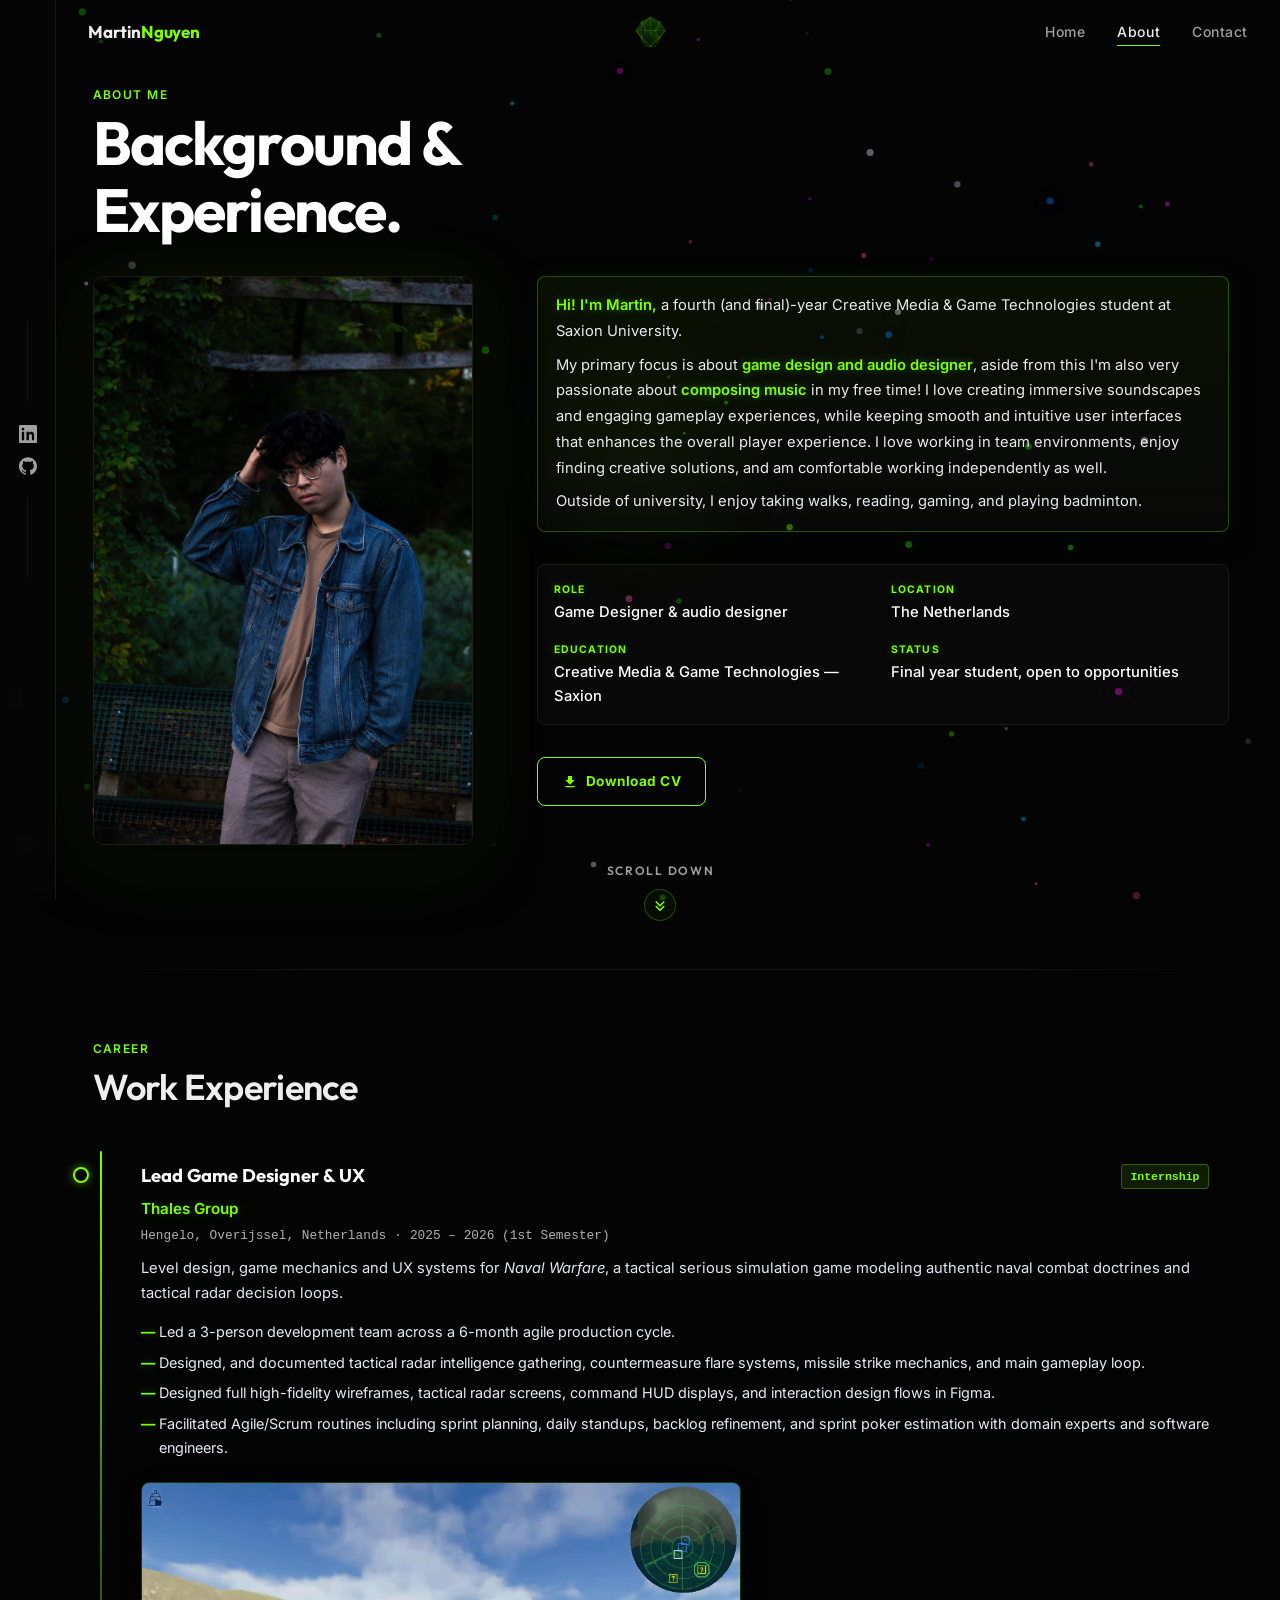
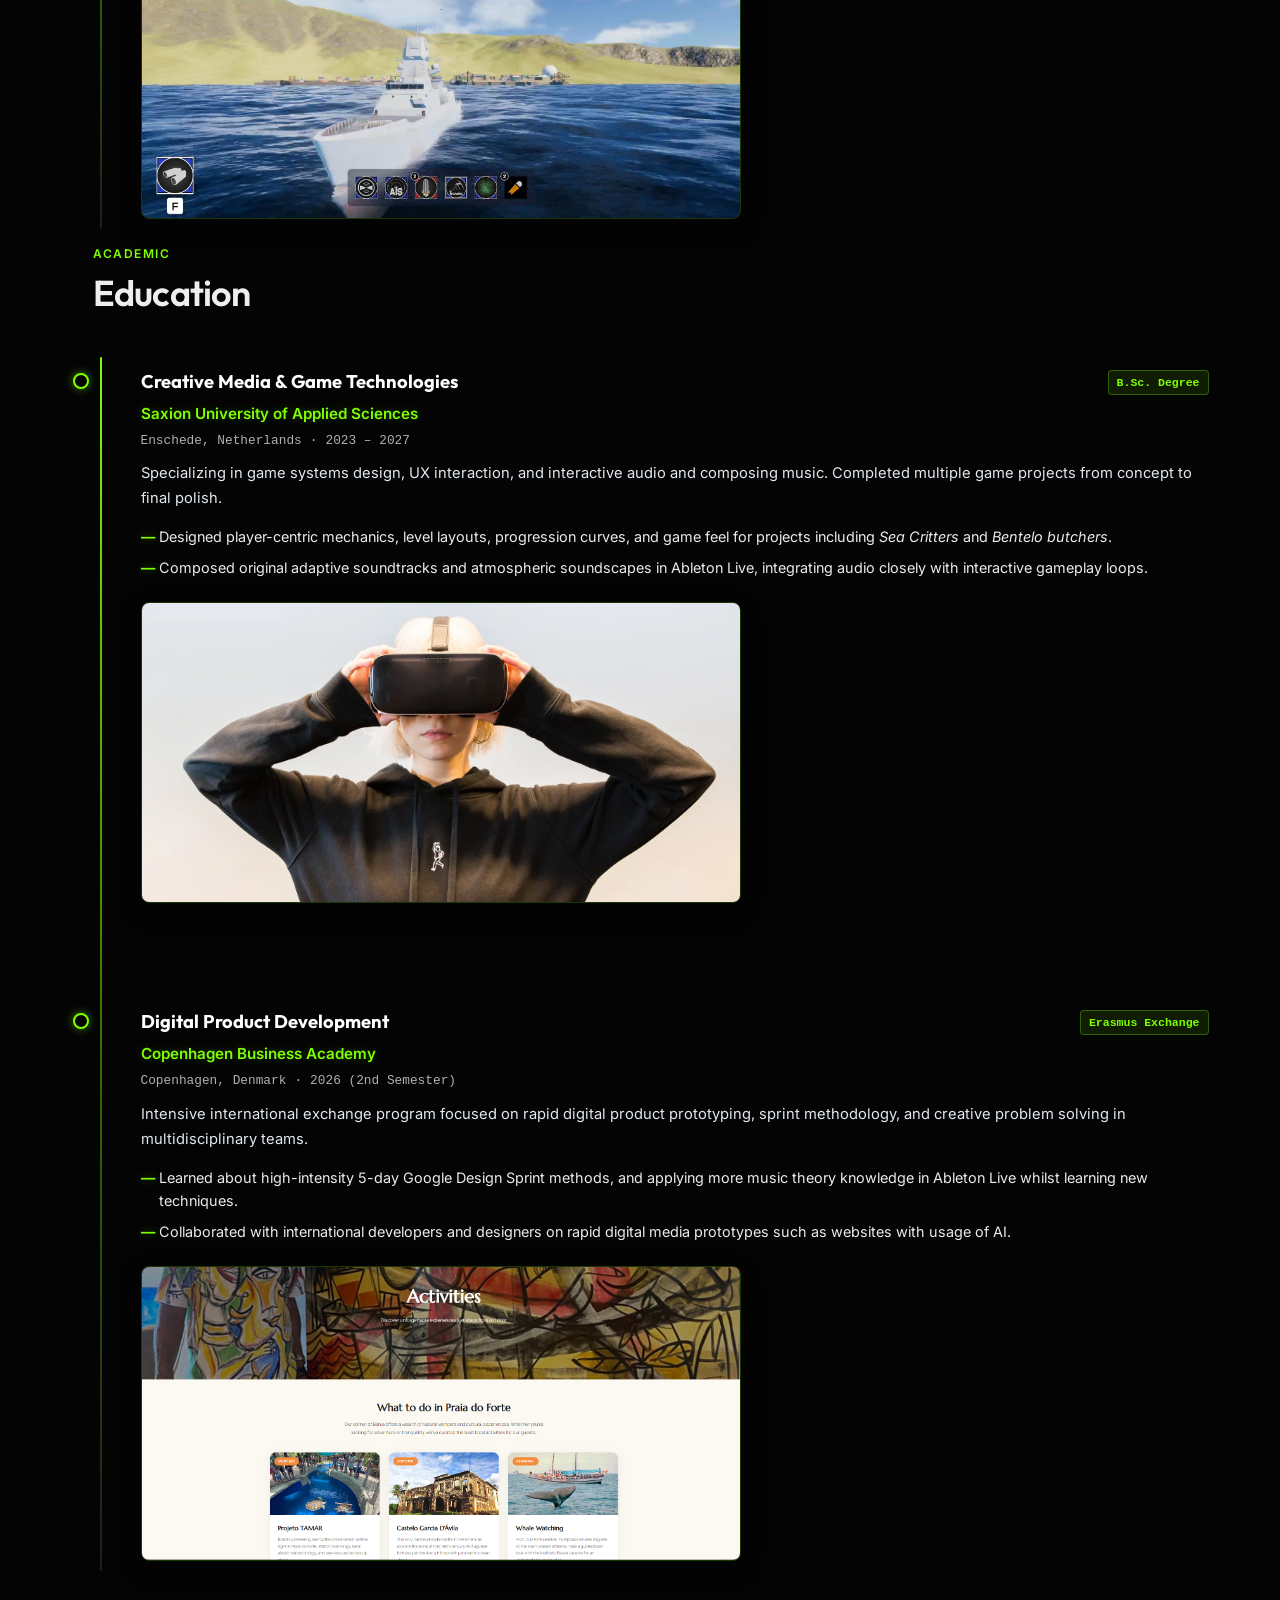
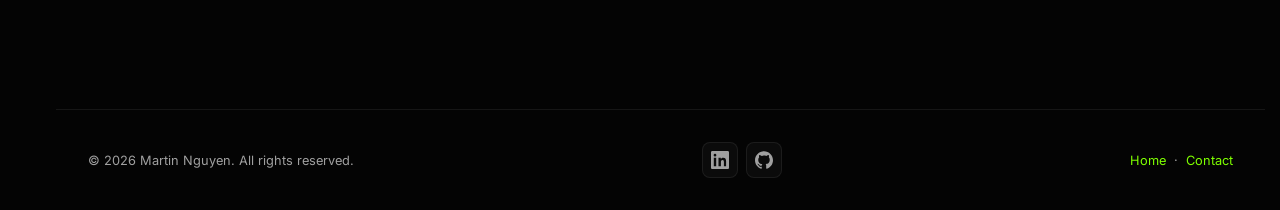
<file: about.html>
<!doctype html>
<html lang="en">
  <head>
    <!-- ================================================================
       META & SEO — About Page
       ================================================================ -->
    <meta charset="UTF-8" />
    <meta name="viewport" content="width=device-width, initial-scale=1.0" />
    <meta
      name="description"
      content="About Martin Nguyen — Game Designer & UI/UX Specialist. Learn about my background, experience at Thales, and studies at Saxion University."
    />
    <meta
      name="keywords"
      content="Martin Nguyen, about, game designer, UI/UX, Thales, Saxion, Creative Media, Game Technologies"
    />
    <meta name="author" content="Martin Nguyen" />

    <!-- Open Graph -->
    <meta property="og:title" content="About — Martin Nguyen" />
    <meta
      property="og:description"
      content="Game Designer & UI/UX Specialist. Background, skills, and experience."
    />
    <meta property="og:type" content="website" />
    <meta
      property="og:url"
      content="https://mnportfolio.maevede.cc/about.html"
    />
    <link rel="canonical" href="https://mnportfolio.maevede.cc/about.html" />

    <title>About - Martin Nguyen</title>

    <!-- Google Fonts: Inter (body) + Outfit, Plus Jakarta Sans & Space Grotesk (headings) -->
    <link rel="preconnect" href="https://fonts.googleapis.com" />
    <link rel="preconnect" href="https://fonts.gstatic.com" crossorigin />
    <link
      rel="preload"
      as="style"
      href="https://fonts.googleapis.com/css2?family=Inter:wght@300;400;500;600;700&family=Outfit:wght@500;600;700;800;900&family=Plus+Jakarta+Sans:wght@500;600;700;800&family=Space+Grotesk:wght@500;600;700&display=swap"
    />
    <link
      href="https://fonts.googleapis.com/css2?family=Inter:wght@300;400;500;600;700&family=Outfit:wght@500;600;700;800;900&family=Plus+Jakarta+Sans:wght@500;600;700;800&family=Space+Grotesk:wght@500;600;700&display=swap"
      rel="stylesheet"
    />

    <!-- Stylesheets -->
    <link rel="stylesheet" href="css/main.css" />
    <link rel="stylesheet" href="css/effects.css" />
    <link rel="stylesheet" href="css/cards.css" />

    <!-- ================================================================
       ABOUT PAGE — Extra Styles (scoped to this page only)
       ================================================================ -->
    <style>
      /* ---- About Hero: Landing Section (Matching Reference Image) ---- */
      .about-hero {
        display: flex;
        flex-direction: column;
        padding-top: var(--space-md);
        padding-bottom: var(--space-2xl);
        position: relative;
      }

      .about-hero__header {
        margin-bottom: var(--space-lg);
      }

      .about-hero__title {
        font-family: var(--font-heading);
        font-size: clamp(2.4rem, 5vw, 3.8rem);
        font-weight: 700;
        letter-spacing: -0.03em;
        line-height: 1.1;
        color: #ffffff;
        margin-top: var(--space-xs);
      }

      /* Profile section top row */
      .about-profile-section {
        display: grid;
        grid-template-columns: minmax(300px, 380px) 1fr;
        gap: var(--space-xl);
        align-items: start;
        position: relative;
      }

      /* Profile image column */
      .about-hero__image-col {
        display: flex;
        flex-direction: column;
      }

      .about-hero__photo {
        width: 100%;
        max-width: 380px;
        position: relative;
        filter: drop-shadow(0 0 32px rgba(127, 255, 0, 0.08));
      }

      .about-hero__photo img {
        width: 100%;
        height: auto;
        display: block;
        object-fit: contain;
        border-radius: var(--radius-lg);
        border: 1px solid var(--color-border);
        box-shadow: 0 20px 60px rgba(0, 0, 0, 0.7);
      }

      /* Right side: Bio + Stats */
      .about-hero__bio-col {
        display: flex;
        flex-direction: column;
        gap: var(--space-lg);
      }

      /* Verbatim Odoo Bio Box */
      .about-odoo-bio {
        display: flex;
        flex-direction: column;
        gap: var(--space-sm);
        font-size: 0.92rem;
        line-height: 1.75;
        color: #f0f4f8;
        padding: var(--space-md) calc(var(--space-md) + 2px);
        background: linear-gradient(
          180deg,
          rgba(127, 255, 0, 0.05) 0%,
          rgba(255, 255, 255, 0.02) 100%
        );
        border: 1px solid rgba(127, 255, 0, 0.28);
        border-radius: var(--radius-md);
        box-shadow:
          0 8px 24px rgba(0, 0, 0, 0.5),
          0 0 20px rgba(127, 255, 0, 0.05);
      }

      .about-odoo-bio p {
        margin: 0;
        color: #e8ecef;
      }

      .about-odoo-bio .bio-neon {
        color: var(--color-accent);
        font-weight: 600;
        text-shadow: 0 0 10px rgba(127, 255, 0, 0.35);
      }

      /* Quick-stats strip beside/below the photo */
      .about-stats {
        display: grid;
        grid-template-columns: 1fr 1fr;
        gap: var(--space-md);
        padding: var(--space-md);
        background: rgba(255, 255, 255, 0.02);
        border: 1px solid var(--color-border);
        border-radius: var(--radius-md);
      }

      .about-stats__item {
        display: flex;
        flex-direction: column;
        gap: 2px;
      }

      .about-stats__label {
        font-size: 0.65rem;
        font-weight: 700;
        letter-spacing: 0.12em;
        text-transform: uppercase;
        color: var(--color-accent);
        text-shadow: 0 0 8px rgba(127, 255, 0, 0.3);
      }

      .about-stats__value {
        font-size: 0.92rem;
        font-weight: 500;
        color: #ffffff;
      }

      /* Download CV button */
      .btn-download {
        display: inline-flex;
        align-items: center;
        gap: var(--space-sm);
        padding: 12px 24px;
        background: transparent;
        color: var(--color-accent);
        font-size: 0.85rem;
        font-weight: 700;
        letter-spacing: 0.04em;
        border-radius: var(--radius-md);
        border: 1px solid var(--color-accent);
        transition:
          background var(--transition-fast),
          color var(--transition-fast),
          box-shadow var(--transition-fast),
          transform var(--transition-fast);
        cursor: pointer;
        width: fit-content;
      }

      .btn-download:hover {
        background: var(--color-accent);
        color: #080808;
        box-shadow: var(--shadow-glow);
        transform: translateY(-2px);
      }

      .btn-download svg {
        width: 16px;
        height: 16px;
        fill: currentColor;
      }

      /* ---- Text column: Experience Timeline ---- */
      .about-hero__text-col {
        display: flex;
        flex-direction: column;
        gap: var(--space-md);
        width: 100%;
        scroll-margin-top: calc(var(--nav-height) + 24px);
      }

      /* Work Experience Timeline */
      .experience-timeline {
        position: relative;
        display: flex;
        flex-direction: column;
        gap: var(--space-xl);
        padding-left: 28px;
        margin-top: var(--space-md);
      }

      /* Continuous vertical line */
      .experience-timeline::before {
        content: "";
        position: absolute;
        left: 7px;
        top: 10px;
        bottom: 10px;
        width: 2px;
        background: linear-gradient(
          to bottom,
          var(--color-accent) 0%,
          rgba(127, 255, 0, 0.4) 60%,
          rgba(255, 255, 255, 0.1) 100%
        );
        border-radius: 1px;
      }

      .timeline-item {
        position: relative;
        display: flex;
        flex-direction: column;
        gap: 6px;
        padding: 20px;
        border-radius: var(--radius-md);
        transition:
          background 0.5s ease,
          box-shadow 0.5s ease;
      }

      .timeline-item.in-focus {
        background: rgba(127, 255, 0, 0.03);
        box-shadow:
          0 4px 20px rgba(0, 0, 0, 0.2),
          inset 0 0 0 1px rgba(127, 255, 0, 0.1);
      }

      /* Glowing timeline node */
      .timeline-item::before {
        content: "";
        position: absolute;
        left: -48px; /* Adjusted due to padding */
        top: 26px; /* Adjusted due to padding */
        width: 16px;
        height: 16px;
        border-radius: 50%;
        background: var(--color-bg);
        border: 2px solid var(--color-accent);
        box-shadow: 0 0 10px rgba(127, 255, 0, 0.5);
        z-index: 1;
        transition:
          transform var(--transition-fast),
          background var(--transition-fast);
        animation: pulse-dot 2s infinite;
      }

      @keyframes pulse-dot {
        0% {
          box-shadow: 0 0 0 0 rgba(127, 255, 0, 0.4);
        }
        70% {
          box-shadow: 0 0 0 10px rgba(127, 255, 0, 0);
        }
        100% {
          box-shadow: 0 0 0 0 rgba(127, 255, 0, 0);
        }
      }

      .timeline-item:hover::before {
        transform: scale(1.2);
        background: var(--color-accent);
        animation: none;
      }

      .timeline-header {
        display: flex;
        flex-direction: column;
        gap: 4px;
      }

      .timeline-title-row {
        display: flex;
        align-items: center;
        justify-content: space-between;
        flex-wrap: wrap;
        gap: var(--space-xs);
      }

      .timeline-title {
        font-size: 1.15rem;
        font-weight: 700;
        color: #ffffff;
        font-family: var(--font-heading);
      }

      .timeline-title a {
        color: inherit;
        text-decoration: none;
      }

      .timeline-title a:hover {
        color: var(--color-accent);
        text-decoration: underline;
      }

      .timeline-company {
        font-size: 0.95rem;
        font-weight: 600;
        color: var(--color-accent);
        text-shadow: 0 0 10px rgba(127, 255, 0, 0.25);
      }

      .timeline-badge {
        display: inline-block;
        padding: 2px 8px;
        border-radius: var(--radius-sm);
        font-family: var(--font-mono);
        font-size: 0.72rem;
        font-weight: 600;
        color: var(--color-accent);
        background: var(--color-accent-dim);
        border: 1px solid rgba(127, 255, 0, 0.3);
      }

      .timeline-meta {
        display: flex;
        align-items: center;
        gap: var(--space-sm);
        font-size: 0.8rem;
        color: #b0b0b0;
        font-family: var(--font-mono);
      }

      .timeline-body {
        font-size: 0.92rem;
        color: #e2e8f0;
        line-height: 1.7;
        margin-top: 4px;
      }

      .timeline-image {
        margin-top: var(--space-md);
        width: 100%;
        max-width: 600px;
        border-radius: var(--radius-md);
        border: 1px solid rgba(127, 255, 0, 0.2);
        box-shadow: 0 8px 24px rgba(0, 0, 0, 0.3);
      }

      .timeline-bullets {
        list-style: none;
        padding: 0;
        margin: 8px 0 0 0;
        display: flex;
        flex-direction: column;
        gap: 7px;
      }

      .timeline-bullets li {
        position: relative;
        padding-left: 18px;
        font-size: 0.9rem;
        color: #e8ecef;
        line-height: 1.65;
      }

      .timeline-bullets li::before {
        content: "—";
        position: absolute;
        left: 0;
        color: var(--color-accent);
        font-weight: 700;
        text-shadow: 0 0 8px rgba(127, 255, 0, 0.4);
      }

      /* Responsive */
      @media (max-width: 860px) {
        .about-profile-section {
          grid-template-columns: 1fr;
          gap: var(--space-xl);
        }
        .about-hero__photo {
          max-width: 280px;
          margin-inline: auto;
        }
        .timeline-item::before {
          left: -48px;
        }
      }

      /* ---- Timeline dot: highlight when item is in reading focus ---- */
      .timeline-item.in-focus::before {
        background: var(--color-accent);
        box-shadow: 0 0 14px rgba(127, 255, 0, 0.7);
        animation: none;
        transform: scale(1.15);
      }
    </style>
  </head>

  <body>
    <!-- ================================================================
       SOCIAL SIDEBAR (same as index.html — keep in sync)
       ================================================================ -->
    <aside class="social-sidebar" aria-label="Social media links">
      <ul>
        <li>
          <a
            class="social-sidebar__link"
            href="https://www.linkedin.com/in/martngu/"
            target="_blank"
            rel="noopener noreferrer"
            aria-label="LinkedIn profile"
            title="LinkedIn"
          >
            <svg viewBox="0 0 24 24" xmlns="http://www.w3.org/2000/svg" aria-hidden="true">
              <path
                d="M20.447 20.452H17.21v-5.569c0-1.327-.024-3.037-1.852-3.037-1.853 0-2.136 1.445-2.136 2.939v5.667H9.987V9h3.12v1.561h.045c.434-.823 1.494-1.691 3.076-1.691 3.292 0 3.9 2.167 3.9 4.984v6.598zM5.337 7.433a1.81 1.81 0 1 1 0-3.621 1.81 1.81 0 0 1 0 3.621zm1.604 13.019H3.733V9h3.208v11.452zM22.225 0H1.771C.792 0 0 .774 0 1.729v20.542C0 23.227.792 24 1.771 24h20.451C23.2 24 24 23.227 24 22.271V1.729C24 .774 23.2 0 22.222 0z"
              />
            </svg>
          </a>
        </li>
        <li>
          <a
            class="social-sidebar__link"
            href="https://github.com/Martngu"
            target="_blank"
            rel="noopener noreferrer"
            aria-label="GitHub profile"
            title="GitHub"
          >
            <svg viewBox="0 0 24 24" xmlns="http://www.w3.org/2000/svg" aria-hidden="true">
              <path
                d="M12 .297c-6.63 0-12 5.373-12 12 0 5.303 3.438 9.8 8.205 11.385.6.113.82-.258.82-.577 0-.285-.01-1.04-.015-2.04-3.338.724-4.042-1.61-4.042-1.61-.546-1.385-1.335-1.755-1.335-1.755-1.087-.744.084-.729.084-.729 1.205.084 1.838 1.236 1.838 1.236 1.07 1.835 2.809 1.305 3.495.998.108-.776.417-1.305.76-1.605-2.665-.3-5.466-1.332-5.466-5.93 0-1.31.465-2.38 1.235-3.22-.135-.303-.54-1.523.105-3.176 0 0 1.005-.322 3.3 1.23a11.5 11.5 0 0 1 3-.405c1.02.005 2.045.138 3 .405 2.28-1.552 3.285-1.23 3.285-1.23.645 1.653.24 2.873.12 3.176.765.84 1.23 1.91 1.23 3.22 0 4.61-2.805 5.625-5.475 5.92.42.36.81 1.096.81 2.22 0 1.606-.015 2.896-.015 3.286 0 .315.21.69.825.57C20.565 22.092 24 17.592 24 12.297c0-6.627-5.373-12-12-12"
              />
            </svg>
          </a>
        </li>
      </ul>
    </aside>

    <!-- ================================================================
       NAVBAR
       ================================================================ -->
    <header>
      <nav class="navbar" aria-label="Main navigation">
        <!-- Brand / Logo - left side -->
        <a
          class="navbar__brand"
          href="index.html"
          data-nav="home"
          aria-label="Martin Nguyen - Home"
        >
          Martin <span>Nguyen</span>
        </a>

        <!-- Navbar Center: Interactive Polyhedron Easter Egg Target -->
        <div
          class="navbar__center-target"
          id="easter-egg-target"
          aria-label="Orb Collector Mini-Game"
          title="Guide neon orbs here with your mouse!"
        >
          <div class="target-shape-container">
            <div class="siri-pulse-aura"></div>
            <svg
              class="polyhedron-svg"
              viewBox="0 0 100 100"
              xmlns="http://www.w3.org/2000/svg"
            >
              <defs>
                <linearGradient
                  id="polyGrad1_about"
                  x1="0%"
                  y1="0%"
                  x2="100%"
                  y2="100%"
                >
                  <stop offset="0%" stop-color="#7fff00" stop-opacity="0.7" />
                  <stop offset="100%" stop-color="#005500" stop-opacity="0.3" />
                </linearGradient>
                <linearGradient
                  id="polyGrad2_about"
                  x1="100%"
                  y1="0%"
                  x2="0%"
                  y2="100%"
                >
                  <stop offset="0%" stop-color="#39ff14" stop-opacity="0.6" />
                  <stop offset="100%" stop-color="#003300" stop-opacity="0.2" />
                </linearGradient>
              </defs>
              <polygon
                points="50,5 78,20 66,45 34,45 22,20"
                fill="url(#polyGrad1_about)"
                stroke="#7fff00"
                stroke-width="1.2"
              />
              <polygon
                points="50,5 78,20 95,45 78,70 50,55"
                fill="url(#polyGrad2_about)"
                stroke="#7fff00"
                stroke-width="1.2"
              />
              <polygon
                points="78,20 95,45 66,45"
                fill="url(#polyGrad1_about)"
                stroke="#7fff00"
                stroke-width="1"
              />
              <polygon
                points="22,20 34,45 5,45"
                fill="url(#polyGrad2_about)"
                stroke="#7fff00"
                stroke-width="1"
              />
              <polygon
                points="22,20 50,5 5,45 22,70"
                fill="url(#polyGrad1_about)"
                stroke="#7fff00"
                stroke-width="1.2"
              />
              <polygon
                points="34,45 66,45 78,70 50,95 22,70"
                fill="url(#polyGrad2_about)"
                stroke="#7fff00"
                stroke-width="1.5"
              />
              <polygon
                points="5,45 22,70 34,95 50,95"
                fill="url(#polyGrad1_about)"
                stroke="#7fff00"
                stroke-width="1"
              />
              <polygon
                points="95,45 78,70 66,95 50,95"
                fill="url(#polyGrad2_about)"
                stroke="#7fff00"
                stroke-width="1"
              />
              <circle cx="50" cy="5" r="2.5" fill="#7fff00" />
              <circle cx="78" cy="20" r="2.5" fill="#7fff00" />
              <circle cx="22" cy="20" r="2.5" fill="#7fff00" />
              <circle cx="66" cy="45" r="2.5" fill="#7fff00" />
              <circle cx="34" cy="45" r="2.5" fill="#7fff00" />
              <circle cx="50" cy="55" r="2.5" fill="#7fff00" />
              <circle cx="78" cy="70" r="2.5" fill="#7fff00" />
              <circle cx="22" cy="70" r="2.5" fill="#7fff00" />
              <circle cx="50" cy="95" r="2.5" fill="#7fff00" />
            </svg>
          </div>
          <span class="target-counter" id="easter-egg-counter">0/10</span>
          <a
            class="secret-reward-btn hidden"
            id="secret-reward-btn"
            href="https://www.youtube.com/watch?v=w7x_lWJNnNg"
            target="_blank"
            rel="noopener noreferrer"
          >
            🎉 You found a little secret! ↗
          </a>
        </div>

        <ul class="navbar__links" role="list">
          <li><a class="navbar__link" href="index.html" data-nav="home">Home</a></li>
          <li>
            <a
              class="navbar__link active"
              href="about.html"
              data-nav="about"
              aria-current="page"
              >About</a
            >
          </li>
          <li><a class="navbar__link" href="contact.html" data-nav="contact">Contact</a></li>
        </ul>
        <button
          class="navbar__hamburger"
          aria-label="Toggle navigation menu"
          aria-expanded="false"
          aria-controls="mobile-menu"
        >
          <span></span><span></span><span></span>
        </button>
        <div
          class="navbar__mobile-menu"
          id="mobile-menu"
          role="dialog"
          aria-modal="true"
          aria-label="Mobile navigation"
        >
          <ul role="list">
            <li><a class="navbar__link" href="index.html" data-nav="home">Home</a></li>
            <li><a class="navbar__link" href="about.html" data-nav="about">About</a></li>
            <li><a class="navbar__link" href="contact.html" data-nav="contact">Contact</a></li>
          </ul>
          <div class="mobile-menu-socials" aria-label="Social links">
            <a
              href="https://www.linkedin.com/in/martngu/"
              target="_blank"
              rel="noopener noreferrer"
              aria-label="LinkedIn profile"
              title="LinkedIn"
            >
              <svg viewBox="0 0 24 24" aria-hidden="true">
                <path
                  d="M20.447 20.452H17.21v-5.569c0-1.327-.024-3.037-1.852-3.037-1.853 0-2.136 1.445-2.136 2.939v5.667H9.987V9h3.12v1.561h.045c.434-.823 1.494-1.691 3.076-1.691 3.292 0 3.9 2.167 3.9 4.984v6.598zM5.337 7.433a1.81 1.81 0 1 1 0-3.621 1.81 1.81 0 0 1 0 3.621zm1.604 13.019H3.733V9h3.208v11.452zM22.225 0H1.771C.792 0 0 .774 0 1.729v20.542C0 23.227.792 24 1.771 24h20.451C23.2 24 24 23.227 24 22.271V1.729C24 .774 23.2 0 22.222 0z"
                />
              </svg>
            </a>
            <a
              href="https://github.com/Martngu"
              target="_blank"
              rel="noopener noreferrer"
              aria-label="GitHub profile"
              title="GitHub"
            >
              <svg viewBox="0 0 24 24" aria-hidden="true">
                <path
                  d="M12 .297c-6.63 0-12 5.373-12 12 0 5.303 3.438 9.8 8.205 11.385.6.113.82-.258.82-.577 0-.285-.01-1.04-.015-2.04-3.338.724-4.042-1.61-4.042-1.61-.546-1.385-1.335-1.755-1.335-1.755-1.087-.744.084-.729.084-.729 1.205.084 1.838 1.236 1.838 1.236 1.07 1.835 2.809 1.305 3.495.998.108-.776.417-1.305.76-1.605-2.665-.3-5.466-1.332-5.466-5.93 0-1.31.465-2.38 1.235-3.22-.135-.303-.54-1.523.105-3.176 0 0 1.005-.322 3.3 1.23a11.5 11.5 0 0 1 3-.405c1.02.005 2.045.138 3 .405 2.28-1.552 3.285-1.23 3.285-1.23.645 1.653.24 2.873.12 3.176.765.84 1.23 1.91 1.23 3.22 0 4.61-2.805 5.625-5.475 5.92.42.36.81 1.096.81 2.22 0 1.606-.015 2.896-.015 3.286 0 .315.21.69.825.57C20.565 22.092 24 17.592 24 12.297c0-6.627-5.373-12-12-12"
                />
              </svg>
            </a>
          </div>
        </div>
      </nav>
    </header>

    <!-- ================================================================
       MAIN CONTENT — ABOUT PAGE
       ================================================================ -->
    <main class="page-content">
      <!-- ============================================================
         ABOUT HERO — Top: Profile Section | Bottom: Experience Timeline
         ============================================================ -->
      <section class="about-hero container" aria-label="My background">
        <!-- Landing Hero Header (matching reference image) -->
        <div class="about-hero__header fade-in-up">
          <span class="text-label">About Me</span>
          <h1 class="about-hero__title">
            Background &amp;<br />Experience.
          </h1>
        </div>

        <!-- TOP ROW: Profile Photo + Bio/Stats -->
        <div class="about-profile-section fade-in-up">
          <div class="about-hero__image-col">
            <!-- Profile Photo -->
            <div class="about-hero__photo" aria-label="Profile photo">
              <img
                src="assets/images/profile.jpg"
                alt="Martin Nguyen — profile photo"
                width="600"
                height="800"
              />
            </div>
          </div>

          <div class="about-hero__bio-col">
            <!-- Verbatim Odoo About Me -->
            <div class="about-odoo-bio">
              <p>
                <span class="bio-neon">Hi! I'm Martin,</span> a fourth (and
                final)-year Creative Media &amp; Game Technologies student at
                Saxion University.
              </p>
              <p>
                My primary focus is about
                <span class="bio-neon">game design and audio designer</span>,
                aside from this I'm also very passionate about
                <span class="bio-neon">composing music</span> in my free time! I
                love creating immersive soundscapes and engaging gameplay
                experiences, while keeping smooth and intuitive user interfaces
                that enhances the overall player experience. I love working in
                team environments, enjoy finding creative solutions, and am
                comfortable working independently as well.
              </p>
              <p>
                Outside of university, I enjoy taking walks, reading, gaming,
                and playing badminton.
              </p>
            </div>

            <!-- Quick-stats strip -->
            <div class="about-stats">
              <div class="about-stats__item">
                <span class="about-stats__label">Role</span>
                <span class="about-stats__value"
                  >Game Designer &amp; audio designer</span
                >
              </div>

              <div class="about-stats__item">
                <span class="about-stats__label">Location</span>
                <span class="about-stats__value">The Netherlands</span>
              </div>

              <div class="about-stats__item">
                <span class="about-stats__label">Education</span>
                <span class="about-stats__value"
                  >Creative Media &amp; Game Technologies — Saxion</span
                >
              </div>

              <div class="about-stats__item">
                <span class="about-stats__label">Status</span>
                <span class="about-stats__value"
                  >Final year student, open to opportunities</span
                >
              </div>
            </div>
            <!-- /about-stats -->

            <!-- Download CV button -->
            <a
              class="btn-download"
              href="Martin_Nguyen_CV.pdf"
              target="_blank"
              rel="noopener noreferrer"
              aria-label="Download my CV (PDF)"
            >
              <svg viewBox="0 0 24 24" aria-hidden="true">
                <path d="M19 9h-4V3H9v6H5l7 7 7-7zM5 18v2h14v-2H5z" />
              </svg>
              Download CV
            </a>
          </div>
        </div>
        <!-- /about-profile-section -->

        <!-- SCROLL DOWN INDICATOR (Double arrow downwards, hovers, fades on scroll) -->
        <div class="scroll-down-wrap fade-in-up" id="about-scroll-down">
          <a
            class="scroll-down-btn"
            href="#experience"
            aria-label="Scroll down to work experience"
          >
            <span class="scroll-down-text">Scroll Down</span>
            <span class="scroll-down-arrow-box" aria-hidden="true">
              <svg
                class="scroll-down-double-arrow"
                viewBox="0 0 24 24"
                fill="none"
                stroke="currentColor"
                stroke-width="2.2"
                stroke-linecap="round"
                stroke-linejoin="round"
              >
                <path d="M7 8l5 5 5-5" />
                <path d="M7 14l5 5 5-5" />
              </svg>
            </span>
          </a>
        </div>

        <!-- Section Divider separating landing hero and timeline -->
        <div
          class="section-divider"
          role="separator"
          aria-hidden="true"
          style="margin-block: var(--space-md) var(--space-xl); width: 100%;"
        ></div>

        <!-- WORK EXPERIENCE SECTION -->
        <div class="about-hero__text-col fade-in-up" id="experience">
          <div>
            <span class="text-label">Career</span>
            <h2 class="text-h2" style="margin-top: var(--space-xs)">
              Work Experience
            </h2>
          </div>
          <div class="experience-timeline">
            <!-- TIMELINE ITEM: Thales Group -->
            <div class="timeline-item">
              <div class="timeline-header">
                <div class="timeline-title-row">
                  <h3 class="timeline-title">
                    <a
                      href="https://www.youtube.com/watch?v=9mTBeol3GdE"
                      target="_blank"
                      rel="noopener noreferrer"
                      >Lead Game Designer &amp; UX</a
                    >
                  </h3>
                  <span class="timeline-badge">Internship</span>
                </div>
                <span class="timeline-company">Thales Group</span>
                <div class="timeline-meta">
                  <span>Hengelo, Overijssel, Netherlands</span>
                  <span>&#183;</span>
                  <span>2025 &ndash; 2026 (1st Semester)</span>
                </div>
              </div>
              <p class="timeline-body">
                Level design, game mechanics and UX systems for
                <em>Naval Warfare</em>, a tactical serious simulation game
                modeling authentic naval combat doctrines and tactical radar
                decision loops.
              </p>
              <ul class="timeline-bullets">
                <li>
                  Led a 3-person development team across a 6-month agile
                  production cycle.
                </li>
                <li>
                  Designed, and documented tactical radar intelligence
                  gathering, countermeasure flare systems, missile strike
                  mechanics, and main gameplay loop.
                </li>
                <li>
                  Designed full high-fidelity wireframes, tactical radar
                  screens, command HUD displays, and interaction design flows in
                  Figma.
                </li>
                <li>
                  Facilitated Agile/Scrum routines including sprint planning,
                  daily standups, backlog refinement, and sprint poker
                  estimation with domain experts and software engineers.
                </li>
              </ul>
              <img
                src="assets/images/Thales timeline .PNG"
                alt="Thales project overview"
                class="timeline-image"
              />
            </div>
          </div>
        </div>
        <!-- /Work Experience Section -->

        <!-- EDUCATION SECTION -->
        <div class="about-hero__text-col fade-in-up">
          <div>
            <span class="text-label">Academic</span>
            <h2 class="text-h2" style="margin-top: var(--space-xs)">
              Education
            </h2>
          </div>
          <div class="experience-timeline">
            <!-- TIMELINE ITEM: Saxion University -->
            <div class="timeline-item">
              <div class="timeline-header">
                <div class="timeline-title-row">
                  <h3 class="timeline-title">
                    Creative Media &amp; Game Technologies
                  </h3>
                  <span class="timeline-badge">B.Sc. Degree</span>
                </div>
                <span class="timeline-company"
                  >Saxion University of Applied Sciences</span
                >
                <div class="timeline-meta">
                  <span>Enschede, Netherlands</span>
                  <span>&#183;</span>
                  <span>2023 &ndash; 2027</span>
                </div>
              </div>
              <p class="timeline-body">
                Specializing in game systems design, UX interaction, and
                interactive audio and composing music. Completed multiple game
                projects from concept to final polish.
              </p>
              <ul class="timeline-bullets">
                <li>
                  Designed player-centric mechanics, level layouts, progression
                  curves, and game feel for projects including
                  <em>Sea Critters</em> and <em>Bentelo butchers</em>.
                </li>
                <li>
                  Composed original adaptive soundtracks and atmospheric
                  soundscapes in Ableton Live, integrating audio closely with
                  interactive gameplay loops.
                </li>
              </ul>
              <img
                src="assets/images/header-cmgt-creative-media-and-game-technologies.webp"
                alt="Creative Media &amp; Game Technologies"
                class="timeline-image"
              />
            </div>

            <!-- TIMELINE ITEM: Copenhagen Business Academy -->
            <div class="timeline-item">
              <div class="timeline-header">
                <div class="timeline-title-row">
                  <h3 class="timeline-title">Digital Product Development</h3>
                  <span class="timeline-badge">Erasmus Exchange</span>
                </div>
                <span class="timeline-company"
                  >Copenhagen Business Academy</span
                >
                <div class="timeline-meta">
                  <span>Copenhagen, Denmark</span>
                  <span>&#183;</span>
                  <span>2026 (2nd Semester)</span>
                </div>
              </div>
              <p class="timeline-body">
                Intensive international exchange program focused on rapid
                digital product prototyping, sprint methodology, and creative
                problem solving in multidisciplinary teams.
              </p>
              <ul class="timeline-bullets">
                <li>
                  Learned about high-intensity 5-day Google Design Sprint
                  methods, and applying more music theory knowledge in Ableton
                  Live whilst learning new techniques.
                </li>
                <li>
                  Collaborated with international developers and designers on
                  rapid digital media prototypes such as websites with usage of
                  AI.
                </li>
              </ul>
              <img
                src="assets/images/portdo da lua EK.PNG"
                alt="Porto da Lua project overview"
                class="timeline-image"
              />
            </div>
          </div>
        </div>
        <!-- /Education Section -->
      </section>
      <!-- /about-hero -->
    </main>
    <!-- /page-content -->

    <!-- ================================================================
       FOOTER
       ================================================================ -->
    <footer class="site-footer">
      <p>
        &copy; <span id="footer-year"></span> Martin Nguyen. All rights
        reserved.
      </p>
      <div class="footer-socials" aria-label="Social links">
        <a
          href="https://www.linkedin.com/in/martngu/"
          target="_blank"
          rel="noopener noreferrer"
          aria-label="LinkedIn profile"
          title="LinkedIn"
        >
          <svg viewBox="0 0 24 24" aria-hidden="true">
            <path
              d="M20.447 20.452H17.21v-5.569c0-1.327-.024-3.037-1.852-3.037-1.853 0-2.136 1.445-2.136 2.939v5.667H9.987V9h3.12v1.561h.045c.434-.823 1.494-1.691 3.076-1.691 3.292 0 3.9 2.167 3.9 4.984v6.598zM5.337 7.433a1.81 1.81 0 1 1 0-3.621 1.81 1.81 0 0 1 0 3.621zm1.604 13.019H3.733V9h3.208v11.452zM22.225 0H1.771C.792 0 0 .774 0 1.729v20.542C0 23.227.792 24 1.771 24h20.451C23.2 24 24 23.227 24 22.271V1.729C24 .774 23.2 0 22.222 0z"
            />
          </svg>
        </a>
        <a
          href="https://github.com/Martngu"
          target="_blank"
          rel="noopener noreferrer"
          aria-label="GitHub profile"
          title="GitHub"
        >
          <svg viewBox="0 0 24 24" aria-hidden="true">
            <path
              d="M12 .297c-6.63 0-12 5.373-12 12 0 5.303 3.438 9.8 8.205 11.385.6.113.82-.258.82-.577 0-.285-.01-1.04-.015-2.04-3.338.724-4.042-1.61-4.042-1.61-.546-1.385-1.335-1.755-1.335-1.755-1.087-.744.084-.729.084-.729 1.205.084 1.838 1.236 1.838 1.236 1.07 1.835 2.809 1.305 3.495.998.108-.776.417-1.305.76-1.605-2.665-.3-5.466-1.332-5.466-5.93 0-1.31.465-2.38 1.235-3.22-.135-.303-.54-1.523.105-3.176 0 0 1.005-.322 3.3 1.23a11.5 11.5 0 0 1 3-.405c1.02.005 2.045.138 3 .405 2.28-1.552 3.285-1.23 3.285-1.23.645 1.653.24 2.873.12 3.176.765.84 1.23 1.91 1.23 3.22 0 4.61-2.805 5.625-5.475 5.92.42.36.81 1.096.81 2.22 0 1.606-.015 2.896-.015 3.286 0 .315.21.69.825.57C20.565 22.092 24 17.592 24 12.297c0-6.627-5.373-12-12-12"
            />
          </svg>
        </a>
      </div>
      <p>
        <a href="index.html" data-nav="home">Home</a>
        &nbsp;·&nbsp;
        <a href="contact.html" data-nav="contact">Contact</a>
      </p>
    </footer>

    <!-- Scripts -->
    <script src="js/effects.js"></script>
    <script>
      document.addEventListener('DOMContentLoaded', function () {
        /* Footer year */
        var yearEl = document.getElementById('footer-year');
        if (yearEl) yearEl.textContent = new Date().getFullYear();

        /* Timeline in-focus highlight via IntersectionObserver */
        var timelineObserver = new IntersectionObserver(
          function (entries) {
            entries.forEach(function (entry) {
              entry.target.classList.toggle('in-focus', entry.isIntersecting);
            });
          },
          { root: null, rootMargin: '-40% 0px -40% 0px', threshold: 0 }
        );
        document.querySelectorAll('.timeline-item').forEach(function (item) {
          timelineObserver.observe(item);
        });
      });
    </script>
  </body>
</html>
</file>
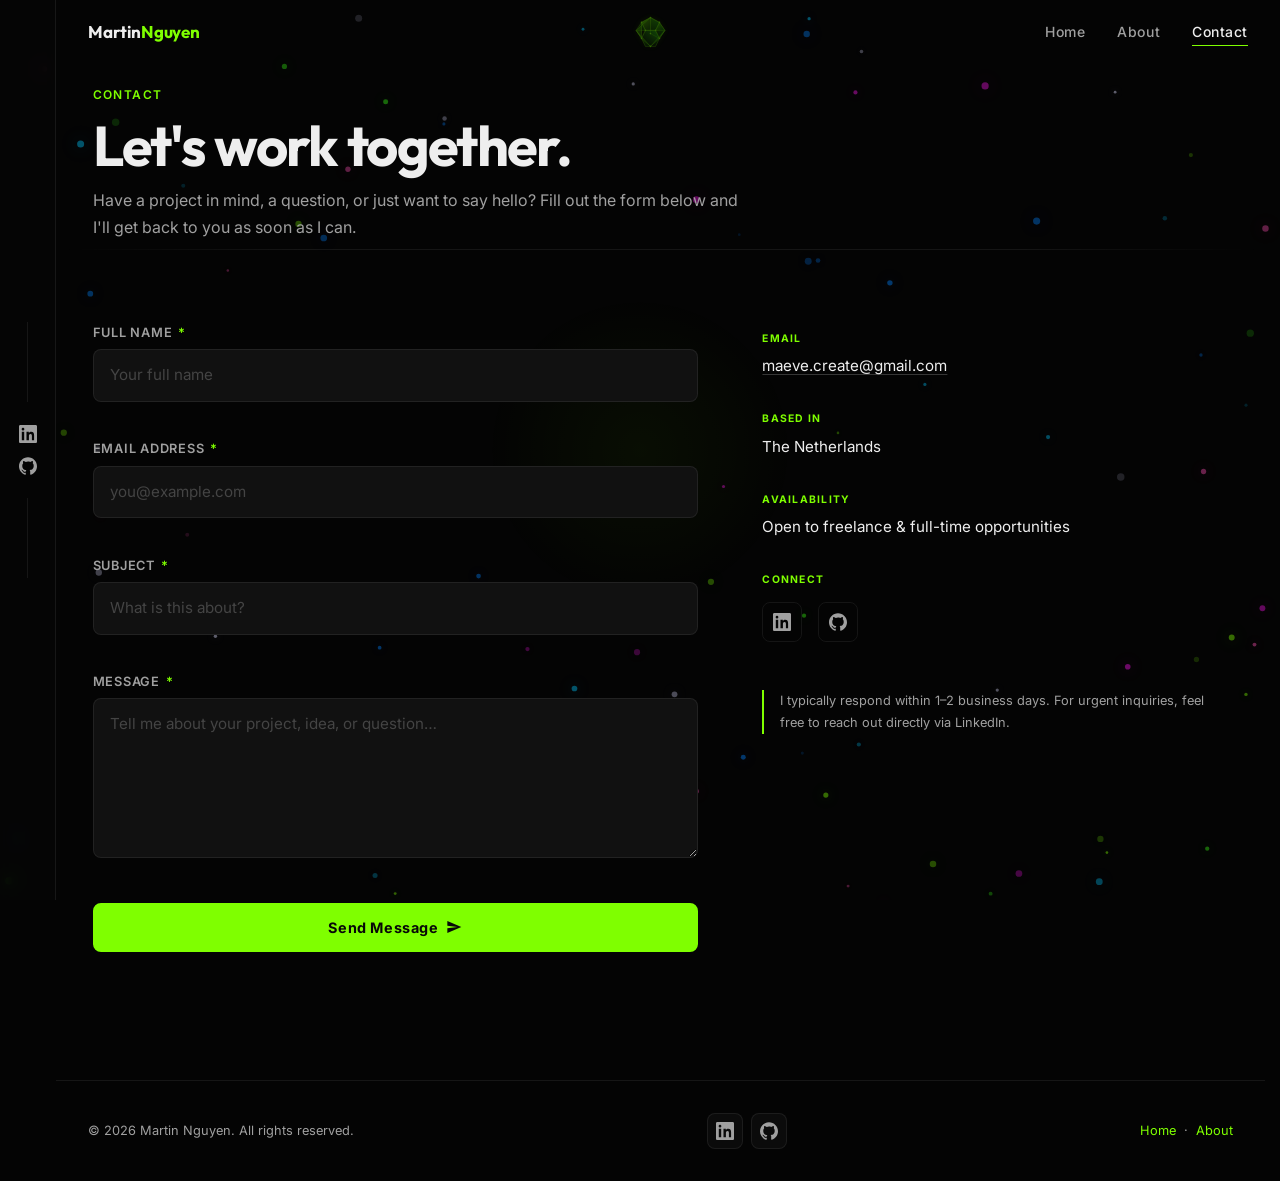
<file: contact.html>
<!DOCTYPE html>
<html lang="en">
<head>
  <!-- ================================================================
       META & SEO — Contact Page
       ================================================================ -->
  <meta charset="UTF-8" />
  <meta name="viewport" content="width=device-width, initial-scale=1.0" />
  <meta name="description"
        content="Get in touch with Martin Nguyen — Game Designer & UI/UX Specialist. Send a message or find me on social media." />
  <meta name="keywords"
        content="Martin Nguyen, contact, hire, game designer, UI/UX, freelance" />
  <meta name="author" content="Martin Nguyen" />

  <!-- Open Graph -->
  <meta property="og:title"       content="Contact — Martin Nguyen" />
  <meta property="og:description" content="Send me a message or connect on social media." />
  <meta property="og:type"        content="website" />
  <meta property="og:url" content="https://mnportfolio.maevede.cc/contact.html" />
  <link rel="canonical" href="https://mnportfolio.maevede.cc/contact.html" />

  <title>Contact - Martin Nguyen</title>

  <!-- Google Fonts: Inter (body) + Outfit, Plus Jakarta Sans & Space Grotesk (headings) -->
  <link rel="preconnect" href="https://fonts.googleapis.com" />
  <link rel="preconnect" href="https://fonts.gstatic.com" crossorigin />
  <link rel="preload" as="style" href="https://fonts.googleapis.com/css2?family=Inter:wght@300;400;500;600;700&family=Outfit:wght@500;600;700;800;900&family=Plus+Jakarta+Sans:wght@500;600;700;800&family=Space+Grotesk:wght@500;600;700&display=swap" />
  <link href="https://fonts.googleapis.com/css2?family=Inter:wght@300;400;500;600;700&family=Outfit:wght@500;600;700;800;900&family=Plus+Jakarta+Sans:wght@500;600;700;800&family=Space+Grotesk:wght@500;600;700&display=swap" rel="stylesheet" />

  <!-- Stylesheets -->
  <link rel="stylesheet" href="css/main.css" />
  <link rel="stylesheet" href="css/effects.css" />
  <link rel="stylesheet" href="css/cards.css" />

  <!-- ================================================================
       CONTACT PAGE — Scoped Styles
       ================================================================ -->
  <style>
    /* ---- Contact layout: form left, info right ---- */
    .contact-layout {
      display: grid;
      grid-template-columns: 1.3fr 1fr;
      gap: var(--space-xl);
      align-items: start;
      padding-block: var(--space-xl) var(--space-2xl);
    }

    /* ---- Form Styles ---- */
    .contact-form {
      display: flex;
      flex-direction: column;
      gap: var(--space-md);
      transition: opacity 0.4s ease, transform 0.4s ease;
    }

    .form-group {
      display: flex;
      flex-direction: column;
      gap: 6px;
    }

    .form-label {
      font-size: 0.8rem;
      font-weight: 600;
      letter-spacing: 0.06em;
      text-transform: uppercase;
      color: var(--color-text-muted);
    }

    .form-label .required {
      color: var(--color-accent);
      margin-left: 2px;
    }

    .form-input,
    .form-textarea {
      width: 100%;
      padding: 14px 16px;
      background: var(--color-card);
      border: 1px solid var(--color-border);
      border-radius: var(--radius-md);
      color: var(--color-text);
      font-size: 0.95rem;
      line-height: 1.5;
      outline: none;
      transition:
        border-color var(--transition-fast),
        box-shadow var(--transition-fast),
        background var(--transition-fast);
    }

    .form-input::placeholder,
    .form-textarea::placeholder {
      color: #444;
    }

    /* Focus ring */
    .form-input:focus,
    .form-textarea:focus {
      border-color: var(--color-accent);
      box-shadow: 0 0 0 3px var(--color-accent-dim);
      background: #0d0d0d;
    }

    .form-textarea {
      min-height: 160px;
      resize: vertical;
    }

    /* ---- Validation states ---- */
    .field--error {
      border-color: #ff4444 !important;
      box-shadow: 0 0 0 3px rgba(255, 68, 68, 0.15) !important;
    }

    .field--valid {
      border-color: var(--color-accent) !important;
    }

    .form-error {
      font-size: 0.75rem;
      color: #ff4444;
      min-height: 1.2em;
      opacity: 0;
      transform: translateY(-4px);
      transition: opacity 0.2s ease, transform 0.2s ease;
    }

    .form-error.visible {
      opacity: 1;
      transform: translateY(0);
    }

    /* ---- Submit button ---- */
    .btn-submit {
      display: inline-flex;
      align-items: center;
      justify-content: center;
      gap: var(--space-sm);
      margin-top: var(--space-sm);
      padding: 14px 32px;
      background: var(--color-accent);
      color: #080808;
      font-size: 0.9rem;
      font-weight: 700;
      letter-spacing: 0.04em;
      border-radius: var(--radius-md);
      border: 2px solid var(--color-accent);
      cursor: pointer;
      transition:
        background var(--transition-fast),
        color var(--transition-fast),
        box-shadow var(--transition-fast),
        transform var(--transition-fast),
        opacity var(--transition-fast);
    }

    .btn-submit:hover:not(:disabled) {
      background: transparent;
      color: var(--color-accent);
      box-shadow: var(--shadow-glow);
      transform: translateY(-2px);
    }

    .btn-submit:disabled {
      opacity: 0.6;
      cursor: not-allowed;
    }

    .btn-submit svg {
      width: 16px;
      height: 16px;
      fill: currentColor;
    }

    /* ---- Success message (shown after submit) ---- */
    .form-success {
      display: none;
      flex-direction: column;
      align-items: center;
      justify-content: center;
      text-align: center;
      gap: var(--space-md);
      padding: var(--space-xl);
      background: var(--color-card);
      border: 1px solid rgba(127, 255, 0, 0.3);
      border-radius: var(--radius-lg);
      opacity: 0;
      transform: translateY(12px);
      transition: opacity 0.5s ease, transform 0.5s ease;
    }

    .form-success.visible {
      display: flex;
      opacity: 1;
      transform: translateY(0);
      /* Small delay so the CSS display + animation plays */
      animation: fadeSlideIn 0.5s ease forwards;
    }

    @keyframes fadeSlideIn {
      from { opacity: 0; transform: translateY(12px); }
      to   { opacity: 1; transform: translateY(0); }
    }

    .form-success__icon {
      width: 64px;
      height: 64px;
      color: var(--color-accent);
    }

    .form-success__heading {
      font-size: 1.25rem;
      font-weight: 700;
      color: var(--color-text);
    }

    .form-success__text {
      font-size: 0.9rem;
      color: var(--color-text-muted);
      max-width: 40ch;
    }

    /* ---- Contact info column (right side) ---- */
    .contact-info {
      display: flex;
      flex-direction: column;
      gap: var(--space-lg);
      padding-top: var(--space-sm);
    }

    .contact-info__block {
      display: flex;
      flex-direction: column;
      gap: 6px;
    }

    .contact-info__label {
      font-size: 0.65rem;
      font-weight: 700;
      letter-spacing: 0.12em;
      text-transform: uppercase;
      color: var(--color-accent);
    }

    .contact-info__value {
      font-size: 0.95rem;
      color: var(--color-text);
    }

    .contact-info__value a {
      color: var(--color-text);
      text-decoration: underline;
      text-decoration-color: rgba(255, 255, 255, 0.2);
      text-underline-offset: 3px;
      transition:
        color var(--transition-fast),
        text-decoration-color var(--transition-fast);
    }

    .contact-info__value a:hover {
      color: var(--color-accent);
      text-decoration-color: var(--color-accent);
    }

    .contact-info__note {
      font-size: 0.8rem;
      color: var(--color-text-muted);
      line-height: 1.7;
      border-left: 2px solid var(--color-accent);
      padding-left: var(--space-md);
      margin-top: var(--space-md);
    }

    /* Social links row on contact page */
    .contact-socials {
      display: flex;
      gap: var(--space-md);
      margin-top: var(--space-sm);
    }

    .contact-socials a {
      display: flex;
      align-items: center;
      justify-content: center;
      width: 40px;
      height: 40px;
      border-radius: var(--radius-md);
      border: 1px solid var(--color-border);
      color: var(--color-text-muted);
      transition:
        color var(--transition-fast),
        border-color var(--transition-fast),
        transform var(--transition-fast),
        box-shadow var(--transition-fast);
    }

    .contact-socials a:hover {
      color: var(--color-accent);
      border-color: rgba(127, 255, 0, 0.4);
      transform: translateY(-2px);
      box-shadow: 0 0 12px rgba(127, 255, 0, 0.2);
    }

    .contact-socials a svg {
      width: 18px;
      height: 18px;
      fill: currentColor;
    }

    /* Responsive */
    @media (max-width: 768px) {
      .contact-layout {
        grid-template-columns: 1fr;
      }
      .contact-info {
        order: -1;
        padding-top: 0;
      }
    }
  </style>
</head>

<body>

  <!-- ================================================================
       SOCIAL SIDEBAR
       ================================================================ -->
  <aside class="social-sidebar" aria-label="Social media links">
    <ul>
      <li>
        <a class="social-sidebar__link" href="https://www.linkedin.com/in/martngu/" target="_blank" rel="noopener noreferrer" aria-label="LinkedIn profile" title="LinkedIn">
          <svg viewBox="0 0 24 24" xmlns="http://www.w3.org/2000/svg" aria-hidden="true"><path d="M20.447 20.452H17.21v-5.569c0-1.327-.024-3.037-1.852-3.037-1.853 0-2.136 1.445-2.136 2.939v5.667H9.987V9h3.12v1.561h.045c.434-.823 1.494-1.691 3.076-1.691 3.292 0 3.9 2.167 3.9 4.984v6.598zM5.337 7.433a1.81 1.81 0 1 1 0-3.621 1.81 1.81 0 0 1 0 3.621zm1.604 13.019H3.733V9h3.208v11.452zM22.225 0H1.771C.792 0 0 .774 0 1.729v20.542C0 23.227.792 24 1.771 24h20.451C23.2 24 24 23.227 24 22.271V1.729C24 .774 23.2 0 22.222 0z"/></svg>
        </a>
      </li>
      <li>
        <a class="social-sidebar__link" href="https://github.com/Martngu" target="_blank" rel="noopener noreferrer" aria-label="GitHub profile" title="GitHub">
          <svg viewBox="0 0 24 24" xmlns="http://www.w3.org/2000/svg" aria-hidden="true"><path d="M12 .297c-6.63 0-12 5.373-12 12 0 5.303 3.438 9.8 8.205 11.385.6.113.82-.258.82-.577 0-.285-.01-1.04-.015-2.04-3.338.724-4.042-1.61-4.042-1.61-.546-1.385-1.335-1.755-1.335-1.755-1.087-.744.084-.729.084-.729 1.205.084 1.838 1.236 1.838 1.236 1.07 1.835 2.809 1.305 3.495.998.108-.776.417-1.305.76-1.605-2.665-.3-5.466-1.332-5.466-5.93 0-1.31.465-2.38 1.235-3.22-.135-.303-.54-1.523.105-3.176 0 0 1.005-.322 3.3 1.23a11.5 11.5 0 0 1 3-.405c1.02.005 2.045.138 3 .405 2.28-1.552 3.285-1.23 3.285-1.23.645 1.653.24 2.873.12 3.176.765.84 1.23 1.91 1.23 3.22 0 4.61-2.805 5.625-5.475 5.92.42.36.81 1.096.81 2.22 0 1.606-.015 2.896-.015 3.286 0 .315.21.69.825.57C20.565 22.092 24 17.592 24 12.297c0-6.627-5.373-12-12-12"/></svg>
        </a>
      </li>
    </ul>
  </aside>


  <!-- ================================================================
       NAVBAR
       ================================================================ -->
  <header>
    <nav class="navbar" aria-label="Main navigation">
      <!-- Brand / Logo - left side -->
      <a
        class="navbar__brand"
        href="index.html"
        data-nav="home"
        aria-label="Martin Nguyen - Home"
      >
        Martin <span>Nguyen</span>
      </a>

      <!-- Navbar Center: Interactive Polyhedron Easter Egg Target -->
      <div class="navbar__center-target" id="easter-egg-target" aria-label="Orb Collector Mini-Game" title="Guide neon orbs here with your mouse!">
        <div class="target-shape-container">
          <div class="siri-pulse-aura"></div>
          <svg class="polyhedron-svg" viewBox="0 0 100 100" xmlns="http://www.w3.org/2000/svg">
            <defs>
              <linearGradient id="polyGrad1_contact" x1="0%" y1="0%" x2="100%" y2="100%">
                <stop offset="0%" stop-color="#7fff00" stop-opacity="0.7"/>
                <stop offset="100%" stop-color="#005500" stop-opacity="0.3"/>
              </linearGradient>
              <linearGradient id="polyGrad2_contact" x1="100%" y1="0%" x2="0%" y2="100%">
                <stop offset="0%" stop-color="#39ff14" stop-opacity="0.6"/>
                <stop offset="100%" stop-color="#003300" stop-opacity="0.2"/>
              </linearGradient>
            </defs>
            <polygon points="50,5 78,20 66,45 34,45 22,20" fill="url(#polyGrad1_contact)" stroke="#7fff00" stroke-width="1.2"/>
            <polygon points="50,5 78,20 95,45 78,70 50,55" fill="url(#polyGrad2_contact)" stroke="#7fff00" stroke-width="1.2"/>
            <polygon points="78,20 95,45 66,45" fill="url(#polyGrad1_contact)" stroke="#7fff00" stroke-width="1"/>
            <polygon points="22,20 34,45 5,45" fill="url(#polyGrad2_contact)" stroke="#7fff00" stroke-width="1"/>
            <polygon points="22,20 50,5 5,45 22,70" fill="url(#polyGrad1_contact)" stroke="#7fff00" stroke-width="1.2"/>
            <polygon points="34,45 66,45 78,70 50,95 22,70" fill="url(#polyGrad2_contact)" stroke="#7fff00" stroke-width="1.5"/>
            <polygon points="5,45 22,70 34,95 50,95" fill="url(#polyGrad1_contact)" stroke="#7fff00" stroke-width="1"/>
            <polygon points="95,45 78,70 66,95 50,95" fill="url(#polyGrad2_contact)" stroke="#7fff00" stroke-width="1"/>
            <circle cx="50" cy="5" r="2.5" fill="#7fff00"/>
            <circle cx="78" cy="20" r="2.5" fill="#7fff00"/>
            <circle cx="22" cy="20" r="2.5" fill="#7fff00"/>
            <circle cx="66" cy="45" r="2.5" fill="#7fff00"/>
            <circle cx="34" cy="45" r="2.5" fill="#7fff00"/>
            <circle cx="50" cy="55" r="2.5" fill="#7fff00"/>
            <circle cx="78" cy="70" r="2.5" fill="#7fff00"/>
            <circle cx="22" cy="70" r="2.5" fill="#7fff00"/>
            <circle cx="50" cy="95" r="2.5" fill="#7fff00"/>
          </svg>
        </div>
        <span class="target-counter" id="easter-egg-counter">0/10</span>
        <a class="secret-reward-btn hidden" id="secret-reward-btn" href="https://www.youtube.com/watch?v=w7x_lWJNnNg" target="_blank" rel="noopener noreferrer">
          🎉 You found a little secret! ↗
        </a>
      </div>

      <ul class="navbar__links" role="list">
        <li><a class="navbar__link" href="index.html" data-nav="home">Home</a></li>
        <li><a class="navbar__link" href="about.html" data-nav="about">About</a></li>
        <li><a class="navbar__link active" href="contact.html" data-nav="contact" aria-current="page">Contact</a></li>
      </ul>
      <button class="navbar__hamburger" aria-label="Toggle navigation menu" aria-expanded="false" aria-controls="mobile-menu">
        <span></span><span></span><span></span>
      </button>
      <div class="navbar__mobile-menu" id="mobile-menu" role="dialog" aria-modal="true" aria-label="Mobile navigation">
        <ul role="list">
          <li><a class="navbar__link" href="index.html" data-nav="home">Home</a></li>
          <li><a class="navbar__link" href="about.html" data-nav="about">About</a></li>
          <li><a class="navbar__link" href="contact.html" data-nav="contact">Contact</a></li>
        </ul>
        <div class="mobile-menu-socials" aria-label="Social links">
          <a
            href="https://www.linkedin.com/in/martngu/"
            target="_blank"
            rel="noopener noreferrer"
            aria-label="LinkedIn profile"
            title="LinkedIn"
          >
            <svg viewBox="0 0 24 24" aria-hidden="true"><path d="M20.447 20.452H17.21v-5.569c0-1.327-.024-3.037-1.852-3.037-1.853 0-2.136 1.445-2.136 2.939v5.667H9.987V9h3.12v1.561h.045c.434-.823 1.494-1.691 3.076-1.691 3.292 0 3.9 2.167 3.9 4.984v6.598zM5.337 7.433a1.81 1.81 0 1 1 0-3.621 1.81 1.81 0 0 1 0 3.621zm1.604 13.019H3.733V9h3.208v11.452zM22.225 0H1.771C.792 0 0 .774 0 1.729v20.542C0 23.227.792 24 1.771 24h20.451C23.2 24 24 23.227 24 22.271V1.729C24 .774 23.2 0 22.222 0z"/></svg>
          </a>
          <a
            href="https://github.com/Martngu"
            target="_blank"
            rel="noopener noreferrer"
            aria-label="GitHub profile"
            title="GitHub"
          >
            <svg viewBox="0 0 24 24" aria-hidden="true"><path d="M12 .297c-6.63 0-12 5.373-12 12 0 5.303 3.438 9.8 8.205 11.385.6.113.82-.258.82-.577 0-.285-.01-1.04-.015-2.04-3.338.724-4.042-1.61-4.042-1.61-.546-1.385-1.335-1.755-1.335-1.755-1.087-.744.084-.729.084-.729 1.205.084 1.838 1.236 1.838 1.236 1.07 1.835 2.809 1.305 3.495.998.108-.776.417-1.305.76-1.605-2.665-.3-5.466-1.332-5.466-5.93 0-1.31.465-2.38 1.235-3.22-.135-.303-.54-1.523.105-3.176 0 0 1.005-.322 3.3 1.23a11.5 11.5 0 0 1 3-.405c1.02.005 2.045.138 3 .405 2.28-1.552 3.285-1.23 3.285-1.23.645 1.653.24 2.873.12 3.176.765.84 1.23 1.91 1.23 3.22 0 4.61-2.805 5.625-5.475 5.92.42.36.81 1.096.81 2.22 0 1.606-.015 2.896-.015 3.286 0 .315.21.69.825.57C20.565 22.092 24 17.592 24 12.297c0-6.627-5.373-12-12-12"/></svg>
          </a>
        </div>
      </div>
    </nav>
  </header>


  <!-- ================================================================
       MAIN CONTENT — CONTACT PAGE
       ================================================================ -->
  <main class="page-content">

    <!-- Page heading -->
    <section class="container section" style="padding-top: var(--space-md); padding-bottom: 0;">
      <span class="text-label fade-in-up">Contact</span>
      <h1 class="text-h1 fade-in-up" style="margin-top: var(--space-sm);">
        Let's work together.
      </h1>
      <p class="text-body fade-in-up" style="margin-top: var(--space-sm);">
        Have a project in mind, a question, or just want to say hello?
        Fill out the form below and I'll get back to you as soon as I can.
      </p>
    </section>

    <div class="section-divider container" role="separator" aria-hidden="true"></div>


    <!-- ============================================================
         CONTACT LAYOUT — Form left, Info right
         ============================================================ -->
    <section class="contact-layout container" aria-label="Contact form and information">

      <!-- LEFT: Contact form -->
      <div>

        <!--
          The form uses client-side validation via contact.js.
          To make it actually send emails, you'll need to:
          1. Add a backend endpoint (Formspree, Netlify Forms, your own API)
          2. Set the form's action attribute and method="POST"
          3. Remove the e.preventDefault() in contact.js submit handler
             and let the form submit naturally, or use fetch() to POST.
        -->
        <form class="contact-form fade-in-up" id="contact-form" novalidate>

          <!-- Web3Forms bot protection (hidden honeypot) -->
          <input type="checkbox" name="botcheck" class="hidden" style="display:none" tabindex="-1" autocomplete="off">

          <!-- Name -->
          <div class="form-group">
            <label class="form-label" for="field-name">
              Full Name <span class="required" aria-label="required">*</span>
            </label>
            <input
              class="form-input"
              type="text"
              id="field-name"
              name="name"
              placeholder="Your full name"
              autocomplete="name"
              aria-describedby="field-name-error"
              required
            />
            <span class="form-error" id="field-name-error" role="alert" aria-live="polite"></span>
          </div>

          <!-- Email -->
          <div class="form-group">
            <label class="form-label" for="field-email">
              Email Address <span class="required" aria-label="required">*</span>
            </label>
            <input
              class="form-input"
              type="email"
              id="field-email"
              name="email"
              placeholder="you@example.com"
              autocomplete="email"
              aria-describedby="field-email-error"
              required
            />
            <span class="form-error" id="field-email-error" role="alert" aria-live="polite"></span>
          </div>

          <!-- Subject -->
          <div class="form-group">
            <label class="form-label" for="field-subject">
              Subject <span class="required" aria-label="required">*</span>
            </label>
            <input
              class="form-input"
              type="text"
              id="field-subject"
              name="subject"
              placeholder="What is this about?"
              aria-describedby="field-subject-error"
              required
            />
            <span class="form-error" id="field-subject-error" role="alert" aria-live="polite"></span>
          </div>

          <!-- Message -->
          <div class="form-group">
            <label class="form-label" for="field-message">
              Message <span class="required" aria-label="required">*</span>
            </label>
            <textarea
              class="form-textarea"
              id="field-message"
              name="message"
              placeholder="Tell me about your project, idea, or question…"
              aria-describedby="field-message-error"
              required
            ></textarea>
            <span class="form-error" id="field-message-error" role="alert" aria-live="polite"></span>
          </div>

          <!-- Submit -->
          <button class="btn-submit" type="submit" id="form-submit">
            Send Message
            <svg viewBox="0 0 24 24" aria-hidden="true">
              <path d="M2.01 21L23 12 2.01 3 2 10l15 2-15 2z"/>
            </svg>
          </button>

        </form>

        <!-- Success message — shown after successful submission -->
        <div class="form-success" id="form-success" aria-live="polite">
          <!-- Check circle icon -->
          <svg class="form-success__icon" viewBox="0 0 24 24" fill="currentColor" aria-hidden="true">
            <path d="M12 2C6.48 2 2 6.48 2 12s4.48 10 10 10 10-4.48 10-10S17.52 2 12
                     2zm-2 15l-5-5 1.41-1.41L10 14.17l7.59-7.59L19 8l-9 9z"/>
          </svg>
          <h2 class="form-success__heading">Message Sent!</h2>
          <p class="form-success__text">
            Thanks for reaching out. I'll read your message and get back to you
            within 1–2 business days.
          </p>
        </div>

      </div>


      <!-- RIGHT: Contact info & socials -->
      <aside class="contact-info fade-in-up" aria-label="Contact information">

        <!-- EDIT: Your email address -->
        <div class="contact-info__block">
          <span class="contact-info__label">Email</span>
          <span class="contact-info__value">
            <a href="mailto:maeve.create@gmail.com">maeve.create@gmail.com</a>
          </span>
        </div>

        <!-- EDIT: Your location (or remove if you prefer) -->
        <div class="contact-info__block">
          <span class="contact-info__label">Based in</span>
          <span class="contact-info__value">The Netherlands</span>
        </div>

        <!-- EDIT: Your availability status -->
        <div class="contact-info__block">
          <span class="contact-info__label">Availability</span>
          <span class="contact-info__value">Open to freelance &amp; full-time opportunities</span>
        </div>

        <!-- Social links -->
        <div class="contact-info__block">
          <span class="contact-info__label">Connect</span>
          <div class="contact-socials">
            <a href="https://www.linkedin.com/in/martngu/" target="_blank" rel="noopener noreferrer" aria-label="LinkedIn profile" title="LinkedIn">
              <svg viewBox="0 0 24 24"><path d="M20.447 20.452H17.21v-5.569c0-1.327-.024-3.037-1.852-3.037-1.853 0-2.136 1.445-2.136 2.939v5.667H9.987V9h3.12v1.561h.045c.434-.823 1.494-1.691 3.076-1.691 3.292 0 3.9 2.167 3.9 4.984v6.598zM5.337 7.433a1.81 1.81 0 1 1 0-3.621 1.81 1.81 0 0 1 0 3.621zm1.604 13.019H3.733V9h3.208v11.452zM22.225 0H1.771C.792 0 0 .774 0 1.729v20.542C0 23.227.792 24 1.771 24h20.451C23.2 24 24 23.227 24 22.271V1.729C24 .774 23.2 0 22.222 0z"/></svg>
            </a>
            <a href="https://github.com/Martngu" target="_blank" rel="noopener noreferrer" aria-label="GitHub profile" title="GitHub">
              <svg viewBox="0 0 24 24"><path d="M12 .297c-6.63 0-12 5.373-12 12 0 5.303 3.438 9.8 8.205 11.385.6.113.82-.258.82-.577 0-.285-.01-1.04-.015-2.04-3.338.724-4.042-1.61-4.042-1.61-.546-1.385-1.335-1.755-1.335-1.755-1.087-.744.084-.729.084-.729 1.205.084 1.838 1.236 1.838 1.236 1.07 1.835 2.809 1.305 3.495.998.108-.776.417-1.305.76-1.605-2.665-.3-5.466-1.332-5.466-5.93 0-1.31.465-2.38 1.235-3.22-.135-.303-.54-1.523.105-3.176 0 0 1.005-.322 3.3 1.23a11.5 11.5 0 0 1 3-.405c1.02.005 2.045.138 3 .405 2.28-1.552 3.285-1.23 3.285-1.23.645 1.653.24 2.873.12 3.176.765.84 1.23 1.91 1.23 3.22 0 4.61-2.805 5.625-5.475 5.92.42.36.81 1.096.81 2.22 0 1.606-.015 2.896-.015 3.286 0 .315.21.69.825.57C20.565 22.092 24 17.592 24 12.297c0-6.627-5.373-12-12-12"/></svg>
            </a>
          </div>
        </div>

        <!-- Note about response times -->
        <p class="contact-info__note">
          I typically respond within 1–2 business days. For urgent inquiries,
          feel free to reach out directly via LinkedIn.
        </p>

      </aside>

    </section><!-- /contact-layout -->

  </main><!-- /page-content -->


  <!-- ================================================================
       FOOTER
       ================================================================ -->
  <footer class="site-footer">
    <p>&copy; <span id="footer-year"></span> Martin Nguyen. All rights reserved.</p>
    <div class="footer-socials" aria-label="Social links">
      <a
        href="https://www.linkedin.com/in/martngu/"
        target="_blank"
        rel="noopener noreferrer"
        aria-label="LinkedIn profile"
        title="LinkedIn"
      >
        <svg viewBox="0 0 24 24" aria-hidden="true"><path d="M20.447 20.452H17.21v-5.569c0-1.327-.024-3.037-1.852-3.037-1.853 0-2.136 1.445-2.136 2.939v5.667H9.987V9h3.12v1.561h.045c.434-.823 1.494-1.691 3.076-1.691 3.292 0 3.9 2.167 3.9 4.984v6.598zM5.337 7.433a1.81 1.81 0 1 1 0-3.621 1.81 1.81 0 0 1 0 3.621zm1.604 13.019H3.733V9h3.208v11.452zM22.225 0H1.771C.792 0 0 .774 0 1.729v20.542C0 23.227.792 24 1.771 24h20.451C23.2 24 24 23.227 24 22.271V1.729C24 .774 23.2 0 22.222 0z"/></svg>
      </a>
      <a
        href="https://github.com/Martngu"
        target="_blank"
        rel="noopener noreferrer"
        aria-label="GitHub profile"
        title="GitHub"
      >
        <svg viewBox="0 0 24 24" aria-hidden="true"><path d="M12 .297c-6.63 0-12 5.373-12 12 0 5.303 3.438 9.8 8.205 11.385.6.113.82-.258.82-.577 0-.285-.01-1.04-.015-2.04-3.338.724-4.042-1.61-4.042-1.61-.546-1.385-1.335-1.755-1.335-1.755-1.087-.744.084-.729.084-.729 1.205.084 1.838 1.236 1.838 1.236 1.07 1.835 2.809 1.305 3.495.998.108-.776.417-1.305.76-1.605-2.665-.3-5.466-1.332-5.466-5.93 0-1.31.465-2.38 1.235-3.22-.135-.303-.54-1.523.105-3.176 0 0 1.005-.322 3.3 1.23a11.5 11.5 0 0 1 3-.405c1.02.005 2.045.138 3 .405 2.28-1.552 3.285-1.23 3.285-1.23.645 1.653.24 2.873.12 3.176.765.84 1.23 1.91 1.23 3.22 0 4.61-2.805 5.625-5.475 5.92.42.36.81 1.096.81 2.22 0 1.606-.015 2.896-.015 3.286 0 .315.21.69.825.57C20.565 22.092 24 17.592 24 12.297c0-6.627-5.373-12-12-12"/></svg>
      </a>
    </div>
    <p>
      <a href="index.html" data-nav="home">Home</a>
      &nbsp;·&nbsp;
      <a href="about.html" data-nav="about">About</a>
    </p>
  </footer>


  <!-- Scripts -->
  <script src="js/effects.js"></script>
  <script src="js/contact.js"></script>
  <script>
    document.getElementById('footer-year').textContent = new Date().getFullYear();
  </script>

</body>
</html>
</file>
<file: css/main.css>
/* ==========================================================================
   main.css — Global Styles, Variables, Layout, Navbar, Sidebar, Footer
   Portfolio: Martin Nguyen — Game Designer & UI/UX Specialist
   ==========================================================================
   TABLE OF CONTENTS
   1.  CSS Custom Properties (Design Tokens)
   2.  Reset & Base
   3.  Typography
   4.  Layout Helpers
   5.  Navbar
   6.  Social Sidebar
   7.  Hero Section
   8.  Section Divider
   9.  Footer
   10. Responsive / Mobile
   ========================================================================== */


/* ============================================================
   1. CSS CUSTOM PROPERTIES (Design Tokens)
      Edit these to retheme the entire site instantly.
   ============================================================ */
:root {
  /* --- Colours --- */
  --color-bg:          #040404;   /* Darkened base background              */
  --color-surface:     #0e0e0e;   /* Navbar / elevated surface             */
  --color-card:        #111111;   /* Card background                       */
  --color-card-hover:  #181818;   /* Card hover background                 */
  --color-accent:      #7FFF00;   /* Chartreuse-green primary accent       */
  --color-accent-dim:  rgba(127, 255, 0, 0.10);  /* Soft glow tint        */
  --color-accent-glow: rgba(127, 255, 0, 0.40);  /* Border glow           */
  --color-text:        #EEEEEE;   /* Primary text                         */
  --color-text-muted:  #A0A0A0;   /* Subdued / secondary text (high contrast) */
  --color-border:      rgba(255, 255, 255, 0.07); /* Default borders      */
  --color-nav-bg:      rgba(4, 4, 4, 0.88);       /* Frosted navbar       */

  /* --- Sidebar --- */
  --sidebar-width:     56px;

  /* --- Navbar --- */
  --nav-height:        64px;

  /* --- Spacing --- */
  --space-xs:   4px;
  --space-sm:   8px;
  --space-md:   16px;
  --space-lg:   32px;
  --space-xl:   64px;
  --space-2xl: 128px;

  /* --- Typography ---
     --font-heading: clean, bold modern sans-serif.
     --font-name: display font for your name with natural, graceful descenders.
     Preloaded options you can easily swap:
       'Outfit'            - (Active) Modern, bold, natural, graceful g & y curves
       'Space Grotesk'     - Tech/cyber/game-dev bold aesthetic
       'Plus Jakarta Sans' - Geometric neo-grotesque
       'Inter'             - Swiss neutral modernist
  */
  --font-heading: 'Outfit', 'Plus Jakarta Sans', 'Inter', -apple-system, BlinkMacSystemFont, 'Segoe UI', Roboto, sans-serif;
  --font-name:    'Outfit', var(--font-heading);
  --font-body:    'Inter', -apple-system, BlinkMacSystemFont, 'Segoe UI', Roboto, sans-serif;
  --font-mono:    'JetBrains Mono', 'Fira Code', Consolas, monospace;

  /* --- Radii (subtle, crisp, modern corners) --- */
  --radius-sm:  4px;
  --radius-md:  8px;
  --radius-lg:  10px;
  --radius-pill: 999px;

  /* --- Transitions --- */
  --transition-fast:   150ms ease;
  --transition-normal: 280ms ease;
  --transition-slow:   480ms ease;

  /* --- Shadows --- */
  --shadow-card:  0 2px 20px rgba(0, 0, 0, 0.6);
  --shadow-glow:  0 0 24px var(--color-accent-glow);
}


/* ============================================================
   2. RESET & BASE
   ============================================================ */
*, *::before, *::after {
  box-sizing: border-box;
  margin: 0;
  padding: 0;
}

html {
  font-size: 16px;
  scroll-behavior: smooth;
  /* Prevents horizontal overflow on mobile */
  overflow-x: hidden;
  /* Keep vertical scrollbar container present and stable on all pages to prevent layout shift */
  overflow-y: scroll;
  scrollbar-gutter: stable;
}

body {
  background-color: var(--color-bg);
  color: var(--color-text);
  font-family: var(--font-body);
  font-weight: 400;
  line-height: 1.65;
  /* Push content right so it clears the fixed sidebar */
  padding-left: var(--sidebar-width);
  /* Push content down so it clears the fixed navbar */
  padding-top: var(--nav-height);
  min-height: 100vh;
  /* The canvas lives behind everything via z-index */
  position: relative;
  -webkit-font-smoothing: antialiased;
  -moz-osx-font-smoothing: grayscale;
  text-rendering: optimizeLegibility;
}

/* Prevent default list styling everywhere */
ul, ol { list-style: none; }

a {
  color: inherit;
  text-decoration: none;
}

img, video, svg {
  display: block;
  max-width: 100%;
}

button {
  font-family: inherit;
  cursor: pointer;
  border: none;
  background: none;
}

input, textarea, select {
  font-family: inherit;
  font-size: inherit;
}


/* ============================================================
   3. TYPOGRAPHY
   ============================================================ */

/* Display — very large headings (hero name) */
.text-display {
  font-family: var(--font-heading);
  font-size: clamp(3rem, 7vw, 6.5rem);
  font-weight: 700;
  letter-spacing: -0.04em;
  line-height: 1.05;
}

/* H1 equivalent */
.text-h1 {
  font-family: var(--font-heading);
  font-size: clamp(2rem, 4.5vw, 3.5rem);
  font-weight: 700;
  letter-spacing: -0.03em;
  line-height: 1.15;
}

/* H2 equivalent */
.text-h2 {
  font-family: var(--font-heading);
  font-size: clamp(1.5rem, 3vw, 2.25rem);
  font-weight: 600;
  letter-spacing: -0.02em;
  line-height: 1.25;
}

/* Section labels — small caps above headings */
.text-label {
  font-size: 0.75rem;
  font-weight: 600;
  letter-spacing: 0.12em;
  text-transform: uppercase;
  color: var(--color-accent);
}

/* Body paragraph */
.text-body {
  font-size: 1rem;
  color: var(--color-text-muted);
  line-height: 1.7;
  max-width: 65ch;
}

/* Accent highlight text */
.text-accent { color: var(--color-accent); }


/* ============================================================
   4. LAYOUT HELPERS
   ============================================================ */

/* Full-width page content wrapper */
.page-content {
  position: relative;
  z-index: 1; /* Sits above the canvas (z-index: 0) */
}

/* Standard section container — centred, max-width capped */
.container {
  width: 100%;
  max-width: 1200px;
  margin-inline: auto;
  padding-inline: var(--space-lg);
}

/* Generic section padding */
.section {
  padding-block: var(--space-xl);
}

/* Two-column grid helper */
.grid-2 {
  display: grid;
  grid-template-columns: 1fr 1fr;
  gap: var(--space-lg);
  align-items: center;
}

/* Flex row shorthand */
.flex-row {
  display: flex;
  align-items: center;
  gap: var(--space-md);
}

/* Visually hidden (accessibility) */
.sr-only {
  position: absolute;
  width: 1px;
  height: 1px;
  padding: 0;
  margin: -1px;
  overflow: hidden;
  clip: rect(0, 0, 0, 0);
  white-space: nowrap;
  border: 0;
}


/* ============================================================
   5. NAVBAR
      Fixed top bar, transparent → frosted glass on scroll.
      Name/logo on the left, nav links on the right.
      Inspired by the clean horizontal nav on maeve.odoo.com
   ============================================================ */

.navbar {
  position: fixed;
  top: 0;
  /* Start AFTER the sidebar, span the rest of the viewport */
  left: var(--sidebar-width);
  right: 0;
  height: var(--nav-height);
  min-height: var(--nav-height);
  max-height: var(--nav-height);
  box-sizing: border-box;
  z-index: 100;
  display: flex;
  align-items: center;
  padding-inline: var(--space-lg);
  /* Start fully transparent */
  background: transparent;
  /* Reserve the border in the resting state too, so toggling .scrolled
     never shrinks the content box and nudges the brand/links by 0.5px */
  border-bottom: 1px solid transparent;
  transition: background var(--transition-normal),
              backdrop-filter var(--transition-normal),
              border-bottom var(--transition-normal);
  -webkit-font-smoothing: antialiased;
  -moz-osx-font-smoothing: grayscale;
}

/* State added by JS when user scrolls down */
.navbar.scrolled {
  background: var(--color-nav-bg);
  backdrop-filter: blur(20px);
  -webkit-backdrop-filter: blur(20px);
  border-bottom: 1px solid var(--color-border);
}

/* Brand / logo — left side */
.navbar__brand {
  font-family: var(--font-name, var(--font-heading));
  font-size: 17px;
  font-weight: 700;
  letter-spacing: -0.01em;
  color: var(--color-text);
  line-height: 1;
  display: inline-flex;
  align-items: center;
  /* Push nav links to the far right */
  margin-right: auto;
  transition: color var(--transition-fast);
}

.navbar__brand:hover {
  color: var(--color-accent);
}

/* Brand: first name normal, last name accented */
.navbar__brand span { color: var(--color-accent); }

/* Nav link list — right side */
.navbar__links {
  display: flex;
  align-items: center;
  gap: var(--space-lg);
  margin: 0;
  padding: 0;
}

.navbar__link {
  position: relative;
  font-size: 14px;
  font-weight: 500;
  color: var(--color-text-muted);
  letter-spacing: 0.04em;
  line-height: 1.5;
  padding-block: var(--space-xs);
  transition: color var(--transition-fast);
}

/* Underline slide-in effect on hover */
.navbar__link::after {
  content: '';
  position: absolute;
  bottom: -2px;
  left: 0;
  width: 0;
  height: 1px;
  background: var(--color-accent);
  transition: width var(--transition-normal);
}

.navbar__link:hover,
.navbar__link.active {
  color: var(--color-text);
}

.navbar__link:hover::after,
.navbar__link.active::after {
  width: 100%;
}

/* Hamburger toggle — hidden on desktop */
.navbar__hamburger {
  display: none;
  flex-direction: column;
  justify-content: center;
  gap: 5px;
  width: 28px;
  height: 28px;
  background: none;
  border: none;
  cursor: pointer;
  padding: 0;
  /* Sits above overlay */
  z-index: 110;
}

.navbar__hamburger span {
  display: block;
  width: 100%;
  height: 1.5px;
  background: var(--color-text);
  border-radius: 2px;
  transition: transform var(--transition-normal),
              opacity var(--transition-normal);
  transform-origin: center;
}

/* Animate hamburger → X when menu is open */
.navbar__hamburger.open span:nth-child(1) {
  transform: translateY(6.5px) rotate(45deg);
}
.navbar__hamburger.open span:nth-child(2) {
  opacity: 0;
  transform: scaleX(0);
}
.navbar__hamburger.open span:nth-child(3) {
  transform: translateY(-6.5px) rotate(-45deg);
}

/* Mobile full-screen overlay menu */
.navbar__mobile-menu {
  display: none;
  position: fixed;
  top: 0;
  left: 0;
  width: 100vw;
  height: 100vh;
  background: var(--color-bg);
  z-index: 105;
  flex-direction: column;
  align-items: center;
  justify-content: center;
  gap: var(--space-xl);
  opacity: 0;
  pointer-events: none;
  transition: opacity var(--transition-normal);
}

.navbar__mobile-menu.open {
  opacity: 1;
  pointer-events: all;
}

.navbar__mobile-menu .navbar__link {
  font-size: 2rem;
  font-weight: 700;
  color: var(--color-text);
}


/* ============================================================
   6. SOCIAL SIDEBAR
      Fixed left strip, always visible. Contains icon buttons
      for each social platform. Add/remove <li> items to edit.
   ============================================================ */

.social-sidebar {
  position: fixed;
  left: 0;
  top: 0;
  bottom: 0;
  width: var(--sidebar-width);
  z-index: 99;
  display: flex;
  flex-direction: column;
  align-items: center;
  justify-content: center;
  gap: var(--space-md);
  /* Subtle right border to separate from page */
  border-right: 1px solid var(--color-border);
  background: rgba(8, 8, 8, 0.6);
  backdrop-filter: blur(8px);
  -webkit-backdrop-filter: blur(8px);
}

/* Each social icon link */
.social-sidebar__link {
  display: flex;
  align-items: center;
  justify-content: center;
  width: 32px;
  height: 32px;
  border-radius: var(--radius-sm);
  color: var(--color-text-muted);
  transition: color var(--transition-fast),
              transform var(--transition-fast),
              filter var(--transition-fast);
}

.social-sidebar__link:hover {
  color: var(--color-accent);
  transform: scale(1.2);
  /* Soft accent glow on the icon itself */
  filter: drop-shadow(0 0 6px var(--color-accent));
}

.social-sidebar__link svg {
  width: 18px;
  height: 18px;
  fill: currentColor;
}

/* Thin vertical line above and below the icons */
.social-sidebar::before,
.social-sidebar::after {
  content: '';
  display: block;
  width: 1px;
  flex: 1;
  background: var(--color-border);
  max-height: 80px;
}


/* ============================================================
   7. HERO SECTION
      Two-column layout: text left, image right.
      Full viewport height on the home page.
   ============================================================ */

.hero {
  min-height: clamp(450px, calc(100vh - var(--nav-height)), 680px);
  position: relative;
  display: grid;
  /* Left text column gets more space */
  grid-template-columns: 1fr auto;
  align-items: center;
  align-content: center;
  gap: clamp(var(--space-lg), 4vw, var(--space-2xl));
  padding-block: var(--space-lg) var(--space-xl);
}

.hero__text {
  display: flex;
  flex-direction: column;
  gap: var(--space-md);
}

.hero__role {
  /* Small label shown above the name */
  display: inline-flex;
  align-items: center;
  gap: var(--space-sm);
  font-size: 0.8rem;
  font-weight: 600;
  letter-spacing: 0.1em;
  text-transform: uppercase;
  color: var(--color-accent);
}

/* Small pulsing dot beside the role label */
.hero__role::before {
  content: '';
  display: block;
  width: 6px;
  height: 6px;
  border-radius: 50%;
  background: var(--color-accent);
  animation: pulse-dot 2s ease-in-out infinite;
}

@keyframes pulse-dot {
  0%, 100% { opacity: 1; transform: scale(1); }
  50%       { opacity: 0.4; transform: scale(0.75); }
}

.hero__name {
  font-family: var(--font-name, var(--font-heading));
  font-size: clamp(3.2rem, 7.5vw, 6.8rem);
  font-weight: 800;
  letter-spacing: -0.03em;
  line-height: 1.15;            /* Gives descenders breathing room */
  padding-bottom: 0.22em;       /* Critical: guarantees 'g' and 'y' never clip at bottom */
  margin-bottom: -0.1em;        /* Balances spacing into the tagline below */
  background: linear-gradient(135deg, #ffffff 35%, #e2e8f0 75%, #b0bec5 100%);
  -webkit-background-clip: text;
  -webkit-text-fill-color: transparent;
  background-clip: text;
  display: inline-block;        /* Expands background canvas around descender padding */
  overflow: visible;
}

.hero__tagline {
  font-size: clamp(1rem, 2vw, 1.25rem);
  color: var(--color-text-muted);
  max-width: 52ch;
  line-height: 1.65;
}

.hero__mission {
  font-family: var(--font-heading);
  font-size: clamp(1.1rem, 2.2vw, 1.4rem);
  font-weight: 700;
  letter-spacing: -0.01em;
  line-height: 1.5;
  max-width: 52ch;
  background: linear-gradient(135deg, var(--color-accent) 0%, #a0ff50 50%, #ffffff 100%);
  -webkit-background-clip: text;
  -webkit-text-fill-color: transparent;
  background-clip: text;
  text-shadow: none;
  margin-top: var(--space-xs);
}

/* CTA button */
.btn-cta {
  display: inline-flex;
  align-items: center;
  gap: var(--space-sm);
  margin-top: var(--space-md);
  padding: 14px 28px;
  background: var(--color-accent);
  color: #040404;
  font-size: 0.9rem;
  font-weight: 700;
  letter-spacing: 0.04em;
  border-radius: var(--radius-md);
  border: 2px solid var(--color-accent);
  transition: background var(--transition-fast),
              color var(--transition-fast),
              box-shadow var(--transition-fast),
              transform var(--transition-fast);
}

.btn-cta:hover {
  background: transparent;
  color: var(--color-accent);
  box-shadow: 0 0 28px var(--color-accent-glow);
  transform: translateY(-2px);
}

.btn-cta:active { transform: translateY(0); }

.btn-cta svg {
  width: 16px;
  height: 16px;
  fill: currentColor;
  transition: transform var(--transition-fast);
}

.btn-cta:hover svg { transform: translateY(3px); }

/* ---- Hero image ---- */
/* Container: no forced aspect ratio — let the photo dictate height */
.hero__image-wrap {
  width: clamp(200px, 24vw, 320px);
  flex-shrink: 0;
  position: relative;
  /* Subtle accent corner glow */
  filter: drop-shadow(0 0 32px rgba(127, 255, 0, 0.08));
}

/* Real photo fills the container naturally */
.hero__image-wrap img {
  width: 100%;
  height: auto;                /* Natural height — no cropping */
  display: block;
  object-fit: contain;         /* Show full image, no clipping */
  border-radius: var(--radius-lg);
  border: 1px solid var(--color-border);
  box-shadow: 0 20px 60px rgba(0, 0, 0, 0.7);
}

/* Placeholder label — hidden when a real <img> is present */
/* To restore placeholder look, remove the <img> tag */
.hero__image-label {
  display: none; /* Hidden — placeholder text removed as requested */
}


/* ============================================================
   8. SECTION DIVIDER
      Thin horizontal rule matching the reference image.
   ============================================================ */

.section-divider {
  height: 1px;
  background: linear-gradient(
    to right,
    transparent,
    var(--color-border) 20%,
    var(--color-border) 80%,
    transparent
  );
  margin-block: var(--space-sm);
}

/* ---- Scroll Indicator (Standardized across pages) ---- */
.scroll-indicator {
  position: absolute;
  bottom: 12px;
  left: 50%;
  transform: translateX(-50%);
  display: flex;
  flex-direction: column;
  align-items: center;
  gap: 6px;
  color: var(--color-text-muted);
  font-size: 0.8rem;
  letter-spacing: 0.05em;
  animation: float 2s infinite ease-in-out;
  z-index: 5;
}

@keyframes float {
  0%, 100% {
    transform: translate(-50%, 0);
  }
  50% {
    transform: translate(-50%, 8px);
  }
}

.scroll-indicator svg {
  width: 22px;
  height: 22px;
  fill: var(--color-accent);
  opacity: 0.85;
}

@media (max-width: 900px) {
  .scroll-indicator {
    position: relative;
    bottom: auto;
    margin-top: var(--space-xl);
  }
}

/* ---- Scroll Down Indicator (Landing Hero) ---- */
.scroll-down-wrap {
  display: flex;
  justify-content: center;
  align-items: center;
  padding-top: var(--space-md);
  padding-bottom: var(--space-lg);
  opacity: 1;
  visibility: visible;
  transform: translateY(0);
  transition: opacity 0.4s ease, transform 0.4s ease, visibility 0.4s ease;
  z-index: 10;
}

/* Fades away when scrolled down, reappears at the very top */
.scroll-down-wrap.is-scrolled {
  opacity: 0;
  visibility: hidden;
  transform: translateY(14px);
  pointer-events: none;
}

.scroll-down-btn {
  display: inline-flex;
  flex-direction: column;
  align-items: center;
  gap: 8px;
  text-decoration: none;
  cursor: pointer;
  color: var(--color-text-muted);
  user-select: none;
  animation: scrollHover 2.4s ease-in-out infinite;
  transition: color var(--transition-fast);
}

.scroll-down-text {
  font-family: var(--font-heading);
  font-size: 0.75rem;
  font-weight: 600;
  letter-spacing: 0.14em;
  text-transform: uppercase;
  color: var(--color-text-muted);
  transition: color var(--transition-fast), text-shadow var(--transition-fast);
}

.scroll-down-arrow-box {
  display: flex;
  align-items: center;
  justify-content: center;
  width: 32px;
  height: 32px;
  border-radius: 50%;
  border: 1px solid rgba(127, 255, 0, 0.25);
  background: rgba(127, 255, 0, 0.04);
  transition: border-color var(--transition-fast),
              background var(--transition-fast),
              box-shadow var(--transition-fast),
              transform var(--transition-fast);
}

.scroll-down-double-arrow {
  width: 18px;
  height: 18px;
  stroke: var(--color-accent);
  transition: transform var(--transition-fast);
}

/* Hover effects */
.scroll-down-btn:hover .scroll-down-text {
  color: var(--color-accent);
  text-shadow: 0 0 10px rgba(127, 255, 0, 0.4);
}

.scroll-down-btn:hover .scroll-down-arrow-box {
  border-color: var(--color-accent);
  background: rgba(127, 255, 0, 0.12);
  box-shadow: 0 0 18px rgba(127, 255, 0, 0.35);
  transform: scale(1.08);
}

.scroll-down-btn:hover .scroll-down-double-arrow {
  transform: translateY(2px);
}

/* Hovering / floating animation */
@keyframes scrollHover {
  0%, 100% {
    transform: translateY(0);
  }
  50% {
    transform: translateY(6px);
  }
}


/* ============================================================
   9. FOOTER
      Minimal single-line footer at the bottom of every page.
   ============================================================ */

.site-footer {
  padding: var(--space-lg) var(--space-lg);
  border-top: 1px solid var(--color-border);
  display: flex;
  align-items: center;
  justify-content: space-between;
  gap: var(--space-md);
}

.site-footer p {
  font-size: 0.8rem;
  color: var(--color-text-muted);
}

.site-footer a {
  color: var(--color-accent);
  transition: opacity var(--transition-fast);
}

.site-footer a:hover { opacity: 0.7; }

/* ---- Footer & Mobile Menu Social Links ---- */
.footer-socials,
.mobile-menu-socials {
  display: flex;
  align-items: center;
  gap: var(--space-sm);
}

.footer-socials a,
.mobile-menu-socials a {
  display: flex;
  align-items: center;
  justify-content: center;
  width: 36px;
  height: 36px;
  border-radius: var(--radius-md);
  border: 1px solid var(--color-border);
  color: var(--color-text-muted);
  background: rgba(255, 255, 255, 0.03);
  transition:
    color var(--transition-fast),
    border-color var(--transition-fast),
    box-shadow var(--transition-fast),
    transform var(--transition-fast);
}

.footer-socials a:hover,
.mobile-menu-socials a:hover {
  color: var(--color-accent);
  border-color: rgba(127, 255, 0, 0.4);
  box-shadow: 0 0 12px rgba(127, 255, 0, 0.25);
  transform: translateY(-2px);
  opacity: 1;
}

.footer-socials a svg,
.mobile-menu-socials a svg {
  width: 18px;
  height: 18px;
  fill: currentColor;
}

.mobile-menu-socials {
  margin-top: var(--space-md);
  gap: var(--space-md);
}

.mobile-menu-socials a {
  width: 44px;
  height: 44px;
}

.mobile-menu-socials a svg {
  width: 22px;
  height: 22px;
}


/* ============================================================
   10. RESPONSIVE / MOBILE
       Sidebar hides on small screens, hamburger appears.
   ============================================================ */

@media (max-width: 900px) {
  /* Hero switches to single column */
  .hero {
    grid-template-columns: 1fr;
    text-align: center;
  }
  .hero__image-wrap {
    margin-inline: auto;
    width: clamp(180px, 50vw, 260px);
  }
  .hero__tagline { margin-inline: auto; }
  .btn-cta { align-self: center; }
  .hero__role { justify-content: center; }

  /* Grid 2 collapses */
  .grid-2 { grid-template-columns: 1fr; }
}

@media (max-width: 768px) {
  body {
    /* No sidebar padding on mobile */
    padding-left: 0;
  }

  /* Hide desktop sidebar */
  .social-sidebar { display: none; }

  /* Navbar spans full width on mobile */
  .navbar { left: 0; }

  /* Hide desktop nav links, show hamburger */
  .navbar__links { display: none; }
  .navbar__hamburger { display: flex; }

  /* Show mobile menu overlay */
  .navbar__mobile-menu { display: flex; }

  /* Footer stacks */
  .site-footer {
    flex-direction: column;
    text-align: center;
  }
}

/* ============================================================
   11. SITE CHROME LOCK  (navbar + social sidebar)
       Single source of truth for chrome geometry. Every page loads
       this file, so size/position cannot differ between pages.
       !important is deliberate: it stops any per-page <style> or
       script-set inline style from changing chrome geometry.
       Colours / hover / .scrolled paint are NOT locked.
   ============================================================ */
@media (min-width: 769px) {
  .navbar {
    position: fixed !important;
    top: 0 !important;
    left: var(--sidebar-width) !important;
    right: 0 !important;
    height: var(--nav-height) !important;
    min-height: var(--nav-height) !important;
    max-height: var(--nav-height) !important;
    padding-block: 0 !important;
    padding-inline: var(--space-lg) !important;
    margin: 0 !important;
    box-sizing: border-box !important;
    transform: none !important;
  }
  .social-sidebar {
    position: fixed !important;
    top: 0 !important;
    bottom: 0 !important;
    left: 0 !important;
    width: var(--sidebar-width) !important;
    min-width: var(--sidebar-width) !important;
    max-width: var(--sidebar-width) !important;
    margin: 0 !important;
    padding: 0 !important;
    box-sizing: border-box !important;
  }
  body { padding-left: var(--sidebar-width) !important; }
}
@media (max-width: 768px) {
  .navbar {
    position: fixed !important;
    top: 0 !important;
    left: 0 !important;
    right: 0 !important;
    height: var(--nav-height) !important;
    min-height: var(--nav-height) !important;
    max-height: var(--nav-height) !important;
    padding-block: 0 !important;
    padding-inline: var(--space-lg) !important;
    box-sizing: border-box !important;
  }
}

/* Same viewport width on every page, with or without a scrollbar */
html {
  overflow-y: scroll;
  scrollbar-gutter: stable;
}
</file>
<file: css/effects.css>
/* ==========================================================================
   effects.css — Cursor Glow, Canvas Background Dots, Glint Animations
   Portfolio: Martin Nguyen
   ==========================================================================
   TABLE OF CONTENTS
   1.  Background Canvas
   2.  Cursor Glow
   3.  Card Glint (Surface Sweep) Keyframes
   4.  Card Border Glow
   5.  Card Reveal / Stagger Animations
   6.  Scroll-triggered Fade In
   ========================================================================== */


/* ============================================================
   1. BACKGROUND CANVAS
      The <canvas id="bg-canvas"> element is injected by
      effects.js and lives behind all page content.
   ============================================================ */

#bg-canvas {
  position: fixed;  /* Stays in place while page scrolls */
  inset: 0;
  width: 100%;
  height: 100%;
  z-index: 0;       /* Behind everything */
  pointer-events: none; /* Never intercepts mouse events */
  opacity: 0.75;
}


/* ============================================================
   2. CURSOR GLOW
      A large, soft radial gradient div that follows the cursor.
      Injected by effects.js as #cursor-glow.
   ============================================================ */

#cursor-glow {
  position: fixed;
  top: 0;
  left: 0;
  /* Smaller radius than v1 — much more subtle */
  width: 320px;
  height: 320px;
  margin-left: -160px;
  margin-top: -160px;
  pointer-events: none;
  z-index: 0;
  border-radius: 50%;
  /* Very low opacity — barely there, just a whisper of light */
  background: radial-gradient(
    circle at center,
    rgba(127, 255, 0, 0.045) 0%,
    rgba(127, 255, 0, 0.018) 40%,
    transparent 68%
  );
  will-change: transform;
  transition: opacity 0.4s ease;
}

/* Fade out the glow when cursor leaves the window */
#cursor-glow.hidden {
  opacity: 0;
}


/* ============================================================
   3. CARD GLINT (SURFACE SWEEP) KEYFRAMES
      A thin, bright diagonal highlight that sweeps left → right
      across the card face on hover. Applied via a ::before
      pseudo-element on .card (defined in cards.css).
   ============================================================ */

@keyframes glint-sweep {
  0%   { transform: translateX(-120%) skewX(-20deg); opacity: 0; }
  10%  { opacity: 1; }
  90%  { opacity: 1; }
  100% { transform: translateX(220%) skewX(-20deg); opacity: 0; }
}

/* Reusable utility class — add to any element that should glint */
.glint-target {
  position: relative;
  overflow: hidden; /* Clip the pseudo-element sweep */
}

/* The actual sheen strip */
.glint-target::before {
  content: '';
  position: absolute;
  inset: 0;
  /* Thin diagonal band of semi-transparent white */
  background: linear-gradient(
    105deg,
    transparent 40%,
    rgba(255, 255, 255, 0.08) 50%,
    rgba(255, 255, 255, 0.14) 52%,
    rgba(255, 255, 255, 0.08) 54%,
    transparent 64%
  );
  /* Start far off-screen left */
  transform: translateX(-120%) skewX(-20deg);
  /* Do NOT play on load — only on :hover trigger below */
  animation: none;
  pointer-events: none;
  z-index: 1;
  will-change: transform;
}

/* When the card is hovered, fire the sweep once */
.glint-target:hover::before {
  animation: glint-sweep 0.7s ease forwards;
}


/* ============================================================
   4. CARD BORDER GLOW
      Cards transition their border + box-shadow on hover to
      produce a glowing edge in the accent colour.
      The base border is defined in cards.css; these keyframes
      handle the pulsing variation (optional, for "living" cards).
   ============================================================ */

@keyframes border-pulse {
  0%, 100% { box-shadow: 0 0 0   2px rgba(127, 255, 0, 0.0),
                          0 4px 24px rgba(0, 0, 0, 0.4); }
  50%       { box-shadow: 0 0 14px 2px rgba(127, 255, 0, 0.25),
                          0 4px 24px rgba(0, 0, 0, 0.4); }
}

/* Utility: add .border-pulse to a card for a continuous breathing glow */
.border-pulse {
  animation: border-pulse 2.4s ease-in-out infinite;
}


/* ============================================================
   5. CARD REVEAL / STAGGER ANIMATIONS
      Cards start invisible and fly in when tab is activated.
      JS adds the .is-visible class with staggered delays via
      inline style="--stagger: N" per card.
   ============================================================ */

/* Initial hidden state — set before reveal */
.card-stagger {
  opacity: 0;
  transform: translateY(24px);
  /* Delay driven by CSS variable --stagger set by JS */
  transition:
    opacity   0.45s ease calc(var(--stagger, 0) * 80ms),
    transform 0.45s ease calc(var(--stagger, 0) * 80ms);
}

/* Final revealed state — added by JS */
.card-stagger.is-visible {
  opacity: 1;
  transform: translateY(0);
}

/* Instant-reset helper — removes transition so swap is instant */
.card-stagger.no-transition {
  transition: none !important;
}


/* ============================================================
   6. SCROLL-TRIGGERED FADE IN
      Generic utility for any element that should animate in
      once it enters the viewport. JS adds .in-view.
   ============================================================ */

/* Elements start partially visible so fast-scrollers immediately
   recognise there is content below — opacity 0.25 instead of 0. */
.fade-in-up {
  opacity: 0.25;
  transform: translateY(18px);
  transition:
    opacity   0.55s ease,
    transform 0.55s ease;
}

.fade-in-up.in-view {
  opacity: 1;
  transform: translateY(0);
}

/* Stagger delays for multiple siblings */
.fade-in-up:nth-child(1) { transition-delay: 0ms;   }
.fade-in-up:nth-child(2) { transition-delay: 80ms;  }
.fade-in-up:nth-child(3) { transition-delay: 160ms; }
.fade-in-up:nth-child(4) { transition-delay: 240ms; }
.fade-in-up:nth-child(5) { transition-delay: 320ms; }
.fade-in-up:nth-child(6) { transition-delay: 400ms; }


/* ============================================================
   7. EASTER EGG: POLYHEDRON ORB COLLECTOR
   ============================================================ */

.navbar__center-target {
  position: absolute;
  left: 50%;
  top: 50%;
  transform: translate(-50%, -50%);
  display: flex;
  align-items: center;
  gap: 8px;
  z-index: 101;
  user-select: none;
}

.target-shape-container {
  position: relative;
  width: 36px;
  height: 36px;
  display: flex;
  align-items: center;
  justify-content: center;
}

.polyhedron-svg {
  width: 32px;
  height: 32px;
  opacity: 0.4;
  filter: drop-shadow(0 0 3px rgba(127, 255, 0, 0.25));
  transition: opacity 0.4s ease, filter 0.4s ease, transform 0.3s ease;
  overflow: visible;
}

.navbar__center-target:hover .polyhedron-svg {
  opacity: 0.8;
  filter: drop-shadow(0 0 8px rgba(127, 255, 0, 0.5));
  transform: rotate(8deg) scale(1.08);
}

/* Siri-style breathing aura — sits behind the SVG, purely circular */
.siri-pulse-aura {
  position: absolute;
  width: 48px;
  height: 48px;
  top: 50%;
  left: 50%;
  transform: translate(-50%, -50%) scale(0.8);
  border-radius: 50%;
  background: radial-gradient(circle, rgba(127, 255, 0, 0.10) 0%, transparent 70%);
  opacity: 0;
  animation: siri-breathe 3.5s ease-in-out infinite;
  pointer-events: none;
}

@keyframes siri-breathe {
  0%, 100% { opacity: 0; transform: translate(-50%, -50%) scale(0.7); }
  50%      { opacity: 0.8; transform: translate(-50%, -50%) scale(1.3); }
}

/* Subtle pulse feedback on collection — applied directly to SVG via filter */
@keyframes orb-collected-glow {
  0%   { filter: drop-shadow(0 0 3px rgba(127, 255, 0, 0.25)); transform: scale(1); }
  40%  { filter: drop-shadow(0 0 14px rgba(127, 255, 0, 0.6)); transform: scale(1.12); }
  100% { filter: drop-shadow(0 0 3px rgba(127, 255, 0, 0.25)); transform: scale(1); }
}

.polyhedron-svg.pulse-feedback {
  animation: orb-collected-glow 0.45s ease-out;
}

/* Counter badge */
.target-counter {
  font-family: var(--font-mono);
  font-size: 0.65rem;
  font-weight: 700;
  color: var(--color-accent);
  opacity: 0;
  letter-spacing: 0.05em;
  transition: opacity 0.4s ease;
  white-space: nowrap;
  text-shadow: 0 0 6px rgba(127, 255, 0, 0.4);
}

.target-counter.visible {
  opacity: 1;
}

/* Secret reward button */
.secret-reward-btn {
  display: inline-flex;
  align-items: center;
  gap: 6px;
  padding: 6px 14px;
  border-radius: var(--radius-pill);
  background: var(--color-accent);
  color: #080808;
  font-size: 0.72rem;
  font-weight: 700;
  letter-spacing: 0.03em;
  white-space: nowrap;
  box-shadow: 0 0 20px rgba(127, 255, 0, 0.4);
  transition: transform 0.2s ease, box-shadow 0.2s ease;
  text-decoration: none;
}

.secret-reward-btn:hover {
  transform: translateY(-2px);
  box-shadow: 0 0 30px rgba(127, 255, 0, 0.6);
}

.secret-reward-btn.hidden {
  display: none;
}

@keyframes reward-pop {
  0%   { opacity: 0; transform: scale(0.5) translateY(6px); }
  70%  { transform: scale(1.1) translateY(-2px); }
  100% { opacity: 1; transform: scale(1) translateY(0); }
}

.secret-reward-btn.show {
  display: inline-flex;
  animation: reward-pop 0.5s ease-out forwards;
}

/* Hide easter egg on mobile (orbs are mouse-driven) */
@media (max-width: 768px) {
  .navbar__center-target { display: none; }
}
</file>
<file: css/cards.css>
/* ==========================================================================
   cards.css — Tab System, Project Cards, Tool Cards, Hover Effects
   Portfolio: Martin Nguyen
   ==========================================================================
   TABLE OF CONTENTS
   1.  Composition Section Wrapper
   2.  Section Header (role title + tab bar)
   3.  Tab Buttons
   4.  Card Grid
   5.  Base Card Styles
   6.  Project Cards (image thumbnail + text)
   7.  Tool Cards (icon-centred)
   8.  Composing Cards
   9.  Card Hover — Border Glow & Surface Glint
   10. Empty / Placeholder State
   ========================================================================== */


/* ============================================================
   1. COMPOSITION SECTION WRAPPER
   ============================================================ */

.composition-section {
  padding-block: var(--space-lg) var(--space-2xl);
  position: relative;
  z-index: 1;
}


/* ============================================================
   2. SECTION HEADER — Role title above the tabs
   ============================================================ */

.composition-header {
  margin-bottom: var(--space-lg);
}

.composition-header__role {
  font-size: clamp(1.4rem, 3vw, 2rem);
  font-weight: 700;
  letter-spacing: -0.02em;
  color: var(--color-text);
  margin-bottom: var(--space-md);
}


/* ============================================================
   3. TAB BUTTONS
      Inspired by the pill-tab switcher in the reference image.
      Active tab: solid accent background.
      Inactive: outlined, subdued.
   ============================================================ */

.tab-bar {
  display: flex;
  align-items: center;
  gap: var(--space-sm);
  flex-wrap: wrap;
  margin-bottom: var(--space-lg);
}

.tab-btn {
  display: inline-flex;
  align-items: center;
  gap: 6px;
  padding: 8px 20px;
  border-radius: var(--radius-pill);
  font-size: 0.85rem;
  font-weight: 600;
  letter-spacing: 0.03em;
  /* Default: outlined inactive state */
  border: 1px solid var(--color-border);
  color: var(--color-text-muted);
  background: transparent;
  cursor: pointer;
  transition:
    background    var(--transition-fast),
    color         var(--transition-fast),
    border-color  var(--transition-fast),
    box-shadow    var(--transition-fast),
    transform     var(--transition-fast);
  user-select: none;
}

.tab-btn:hover {
  color: var(--color-text);
  border-color: rgba(255, 255, 255, 0.2);
  transform: translateY(-1px);
}

/* Active / selected state — matches green button in reference */
.tab-btn.active {
  background: var(--color-accent);
  color: #080808;
  border-color: var(--color-accent);
  box-shadow: 0 0 16px rgba(127, 255, 0, 0.35);
}

/* Small dot indicator on active tab */
.tab-btn.active::before {
  content: '';
  display: inline-block;
  width: 6px;
  height: 6px;
  border-radius: 50%;
  background: #ff14f0;
  opacity: 1;
  box-shadow: 0 0 6px #ff14f0;
}

/* Tab panel — only one is visible at a time */
.tab-panel {
  display: none;
}

.tab-panel.active {
  display: block;
}


/* ============================================================
   4. CARD GRID
      Responsive 3-column grid that collapses on smaller screens.
   ============================================================ */

.card-grid {
  display: grid;
  grid-template-columns: repeat(3, 1fr);
  gap: var(--space-md);
}

/* On medium screens: 2 columns */
@media (max-width: 900px) {
  .card-grid { grid-template-columns: repeat(2, 1fr); }
}

/* On small screens: 1 column */
@media (max-width: 540px) {
  .card-grid { grid-template-columns: 1fr; }
}

/* Tool card grid uses 4 columns on wide screens */
.card-grid--tools {
  grid-template-columns: repeat(4, 1fr);
}

@media (max-width: 1000px) {
  .card-grid--tools { grid-template-columns: repeat(2, 1fr); }
}

@media (max-width: 540px) {
  .card-grid--tools { grid-template-columns: repeat(2, 1fr); }
}


/* ============================================================
   5. BASE CARD STYLES
      Shared between project cards, tool cards, and composing cards.
      .glint-target is added by cards.css for the sweep effect.
   ============================================================ */

.card {
  position: relative;
  background: var(--color-card);
  border-radius: var(--radius-md);
  /* Subtle default border */
  border: 1px solid var(--color-border);
  overflow: hidden;
  cursor: pointer;
  /* Smooth all interactive properties */
  transition:
    transform      var(--transition-normal),
    border-color   var(--transition-normal),
    box-shadow     var(--transition-normal),
    background     var(--transition-normal);
  /* For glint clip */
  -webkit-mask-image: -webkit-radial-gradient(white, black);
}

/* ---- HOVER STATE ---- */
.card:hover {
  background: var(--color-card-hover);
  transform: translateY(-4px) scale(1.01);
  /* Accent border glow — the key "sleek border glint" effect */
  border-color: rgba(127, 255, 0, 0.45);
  box-shadow:
    0 0 0 1px rgba(127, 255, 0, 0.2),
    0 0 20px rgba(127, 255, 0, 0.18),
    0 12px 40px rgba(0, 0, 0, 0.5);
}

/* Card inner padding zone */
.card__body {
  padding: var(--space-md);
  position: relative;
  z-index: 2; /* Above glint overlay */
}

/* Card title */
.card__title {
  font-size: 1rem;
  font-weight: 600;
  color: var(--color-text);
  margin-bottom: var(--space-xs);
  transition: color var(--transition-fast);
}

.card:hover .card__title {
  color: var(--color-accent);
}

/* Card description */
.card__desc {
  font-size: 0.8rem;
  color: var(--color-text-muted);
  line-height: 1.55;
}

/* Meta row on card footer */
.card__meta {
  display: flex;
  align-items: center;
  justify-content: space-between;
  gap: var(--space-xs);
  margin-top: var(--space-sm);
  flex-wrap: wrap;
}

/* Small tag/badge on cards (e.g., "Unity", "Figma") */
.card__tag {
  display: inline-block;
  padding: 3px 10px;
  border-radius: var(--radius-pill);
  font-size: 0.7rem;
  font-weight: 600;
  letter-spacing: 0.06em;
  text-transform: uppercase;
  border: 1px solid var(--color-border);
  color: var(--color-text-muted);
  transition: border-color var(--transition-fast), color var(--transition-fast);
}

.card:hover .card__tag {
  border-color: rgba(127, 255, 0, 0.3);
  color: var(--color-accent);
}

/* Date badge on card */
.card__date {
  display: inline-block;
  font-size: 0.72rem;
  font-family: var(--font-mono);
  color: var(--color-text-muted);
  letter-spacing: 0.03em;
  background: rgba(255, 255, 255, 0.04);
  border: 1px solid var(--color-border);
  padding: 2px 8px;
  border-radius: var(--radius-sm);
  white-space: nowrap;
}

/* External link indicator — shown top-right on hover */
.card__link-icon {
  position: absolute;
  top: var(--space-md);
  right: var(--space-md);
  width: 20px;
  height: 20px;
  opacity: 0;
  transform: translate(4px, -4px);
  transition:
    opacity    var(--transition-normal),
    transform  var(--transition-normal);
  z-index: 3;
  color: var(--color-accent);
}

.card:hover .card__link-icon {
  opacity: 1;
  transform: translate(0, 0);
}


/* ============================================================
   6. PROJECT CARDS
      Larger cards with a top image thumbnail area.
      To add a real image: replace .card__thumb background
      with an <img> tag or update the background-image property.
   ============================================================ */

.card--project .card__thumb {
  width: 100%;
  /* 16:9 thumbnail ratio */
  aspect-ratio: 16 / 9;
  /* Placeholder checkerboard — replace with your screenshot */
  background-image:
    linear-gradient(45deg, #1c1c1c 25%, transparent 25%),
    linear-gradient(-45deg, #1c1c1c 25%, transparent 25%),
    linear-gradient(45deg, transparent 75%, #1c1c1c 75%),
    linear-gradient(-45deg, transparent 75%, #1c1c1c 75%);
  background-size: 20px 20px;
  background-position: 0 0, 0 10px, 10px -10px, -10px 0px;
  background-color: #111;
  position: relative;
  overflow: hidden;
  /* Separator line between thumb and body */
  border-bottom: 1px solid var(--color-border);
}

/* Drop a real image inside .card__thumb:
   <img class="card__thumb-img" src="assets/images/project-1.jpg" alt="..."> */
.card__thumb-img {
  width: 100%;
  height: 100%;
  object-fit: cover;
  transition: transform 0.5s ease;
}

.card--project:hover .card__thumb-img {
  transform: scale(1.04);
}

/* Overlay on thumb showing project number placeholder */
.card__thumb-label {
  position: absolute;
  inset: 0;
  display: flex;
  align-items: center;
  justify-content: center;
  font-size: 0.7rem;
  font-weight: 600;
  letter-spacing: 0.1em;
  text-transform: uppercase;
  color: rgba(255, 255, 255, 0.2);
  pointer-events: none;
}


/* ============================================================
   7. TOOL CARDS — icon + name + description
   ============================================================ */

.card--tool {
  display: flex;
  flex-direction: column;
  align-items: center;
  text-align: center;
  padding: var(--space-lg) var(--space-md) var(--space-md);
  gap: var(--space-xs);
}

.card--tool .card__icon {
  width: 52px;
  height: 52px;
  border-radius: var(--radius-md);
  background: rgba(255, 255, 255, 0.04);
  border: 1px solid var(--color-border);
  display: flex;
  align-items: center;
  justify-content: center;
  margin-bottom: var(--space-sm);
  transition: background var(--transition-fast), border-color var(--transition-fast);
}

.card--tool:hover .card__icon {
  background: var(--color-accent-dim);
  border-color: rgba(127, 255, 0, 0.3);
}

.card--tool .card__icon svg,
.card--tool .card__icon img { width: 28px; height: 28px; }

.card--tool .card__title {
  font-size: 0.95rem;
  font-weight: 700;
  text-align: center;
  margin-bottom: 2px;
}

.card--tool .card__level {
  font-size: 0.68rem;
  font-weight: 600;
  letter-spacing: 0.08em;
  text-transform: uppercase;
  color: var(--color-accent);
  margin-bottom: var(--space-sm);
}

/* Description text on tool cards */
.card--tool .card__desc {
  font-size: 0.78rem;
  color: var(--color-text-muted);
  line-height: 1.55;
  text-align: center;
  max-width: 22ch;
}


/* ============================================================
   8. COMPOSING CARDS — Clean thumbnail display
   ============================================================ */

.card--composing .card__thumb {
  width: 100%;
  aspect-ratio: 16 / 9;
  position: relative;
  overflow: hidden;
  border-bottom: 1px solid var(--color-border);
  background-color: #0b0b0b;
}

.card--composing .card__thumb img.card__thumb-img {
  width: 100%;
  height: 100%;
  object-fit: cover;
  transition: transform 0.5s ease;
  display: block;
}

.card--composing:hover .card__thumb img.card__thumb-img {
  transform: scale(1.04);
}


/* ============================================================
   9. CARD HOVER — GLINT (ref effects.css)
   ============================================================ */

.card .card__body,
.card .card__thumb { position: relative; z-index: 2; }


/* ============================================================
   10. EMPTY STATE
   ============================================================ */

.card-grid--empty {
  grid-column: 1 / -1;
  text-align: center;
  padding: var(--space-xl);
  color: var(--color-text-muted);
  font-size: 0.9rem;
  border: 1px dashed var(--color-border);
  border-radius: var(--radius-lg);
}


/* ============================================================
   11. CARD MODAL
       Full-screen overlay with 2-column layout:
       left = YouTube embed + watch link
       right = title, tag, description
   ============================================================ */

/* -- Overlay backdrop -- */
.modal-overlay {
  position: fixed;
  inset: 0;
  z-index: 500;
  background: rgba(0, 0, 0, 0.82);
  backdrop-filter: blur(10px);
  -webkit-backdrop-filter: blur(10px);
  display: flex;
  align-items: center;
  justify-content: center;
  padding: var(--space-lg);
  /* Start invisible */
  opacity: 0;
  pointer-events: none;
  transition: opacity 0.3s ease;
}

.modal-overlay.open {
  opacity: 1;
  pointer-events: all;
}

/* -- Modal box -- */
.modal-box {
  position: relative;
  width: 100%;
  max-width: 1280px;
  max-height: 92vh;
  overflow-y: auto;
  background: #0e0e0e;
  border: 1px solid rgba(255, 255, 255, 0.10);
  border-radius: var(--radius-lg);
  box-shadow: 0 40px 120px rgba(0, 0, 0, 0.9),
              0 0 0 1px rgba(127, 255, 0, 0.08);
  /* Slide-up animation driven by overlay open class */
  transform: scale(0.94) translateY(20px);
  transition: transform 0.35s cubic-bezier(0.34, 1.56, 0.64, 1),
              opacity 0.3s ease;
  opacity: 0;
}

.modal-overlay.open .modal-box {
  transform: scale(1) translateY(0);
  opacity: 1;
}

/* -- Close button -- */
.modal-close {
  position: sticky;
  top: var(--space-md);
  left: 100%;
  transform: translateX(calc(-1 * var(--space-md)));
  margin-bottom: -36px;
  width: 36px;
  height: 36px;
  border-radius: 50%;
  background: rgba(255, 255, 255, 0.15);
  border: 1px solid rgba(255, 255, 255, 0.3);
  color: #ffffff;
  font-size: 1.2rem;
  line-height: 1;
  display: flex;
  align-items: center;
  justify-content: center;
  cursor: pointer;
  z-index: 10;
  transition: background var(--transition-fast),
              color var(--transition-fast),
              transform var(--transition-fast);
}

.modal-close:hover {
  background: rgba(255, 255, 255, 0.25);
  color: var(--color-text);
}

/* -- Inner grid -- */
.modal-grid {
  display: grid;
  grid-template-columns: 1.35fr 1fr;
  gap: 0;
  min-height: 380px;
}

/* -- Video / Media column (left) -- */
.modal-video-col {
  display: flex;
  flex-direction: column;
  background: #080808;
  border-right: 1px solid var(--color-border);
  border-radius: var(--radius-lg) 0 0 var(--radius-lg);
  overflow: hidden;
}

/* 16:9 Video & Media Wrapper */
.modal-video-wrap {
  width: 100%;
  aspect-ratio: 16 / 9;
  background: #000;
  position: relative;
  overflow: hidden;
  flex-shrink: 0;
}

.modal-video-wrap iframe {
  width: 100%;
  height: 100%;
  border: none;
  display: block;
}

.modal-video-wrap .modal-media-img {
  width: 100%;
  height: 100%;
  object-fit: cover;
  display: block;
}

/* Modal actions container */
.modal-actions {
  display: flex;
  flex-direction: row;
  flex-wrap: wrap;
  justify-content: center;
  gap: var(--space-sm);
  padding: var(--space-md);
  width: 100%;
}

.modal-yt-link {
  display: inline-flex;
  align-items: center;
  justify-content: center;
  gap: 6px;
  padding: 8px 16px;
  border-radius: var(--radius-sm);
  border: 1px solid rgba(255, 0, 0, 0.35);
  background: rgba(255, 0, 0, 0.07);
  color: #ff4444;
  font-size: 0.8rem;
  font-weight: 700;
  letter-spacing: 0.04em;
  transition: background var(--transition-fast),
              border-color var(--transition-fast),
              transform var(--transition-fast);
  flex: 1;
  text-align: center;
}

.modal-yt-link:hover {
  background: rgba(255, 0, 0, 0.15);
  border-color: rgba(255, 0, 0, 0.6);
  transform: translateY(-1px);
}

.modal-yt-link svg { width: 14px; height: 14px; fill: currentColor; }

/* Secondary external action link in modal (e.g. Itch.io / Figma) */
.modal-ext-link {
  display: inline-flex;
  align-items: center;
  justify-content: center;
  gap: 6px;
  padding: 8px 16px;
  border-radius: var(--radius-sm);
  border: 1px solid rgba(127, 255, 0, 0.4);
  background: var(--color-accent-dim);
  color: var(--color-accent);
  font-size: 0.8rem;
  font-weight: 700;
  letter-spacing: 0.04em;
  transition: background var(--transition-fast),
              border-color var(--transition-fast),
              transform var(--transition-fast);
  flex: 1;
  text-align: center;
}

.modal-ext-link:hover {
  background: rgba(127, 255, 0, 0.22);
  border-color: var(--color-accent);
  transform: translateY(-1px);
}

.modal-ext-link svg { width: 14px; height: 14px; fill: currentColor; }

/* -- Info column (right) -- */
.modal-info-col {
  padding: var(--space-lg) var(--space-lg) var(--space-lg);
  display: flex;
  flex-direction: column;
  gap: var(--space-sm);
  overflow-y: auto;
}

.modal-meta {
  display: flex;
  align-items: center;
  gap: var(--space-sm);
  flex-wrap: wrap;
}

.modal-tag {
  display: inline-block;
  padding: 3px 10px;
  border-radius: var(--radius-pill);
  font-size: 0.68rem;
  font-weight: 700;
  letter-spacing: 0.1em;
  text-transform: uppercase;
  border: 1px solid rgba(127, 255, 0, 0.3);
  color: var(--color-accent);
  background: var(--color-accent-dim);
  width: fit-content;
}

.modal-date {
  display: inline-block;
  padding: 3px 8px;
  border-radius: var(--radius-sm);
  font-size: 0.72rem;
  font-family: var(--font-mono);
  color: var(--color-text-muted);
  border: 1px solid var(--color-border);
  background: rgba(255, 255, 255, 0.04);
}

.modal-heading {
  font-family: var(--font-heading);
  font-size: clamp(1.2rem, 2.2vw, 1.6rem);
  font-weight: 700;
  letter-spacing: -0.02em;
  color: var(--color-text);
  line-height: 1.25;
  margin-bottom: 2px;
}

/* Specs Table (Role & Platform) */
.modal-specs {
  display: flex;
  flex-direction: column;
  border-top: 1px solid rgba(255, 255, 255, 0.08);
  border-bottom: 1px solid rgba(255, 255, 255, 0.08);
  margin-block: 4px;
}

.modal-spec-row {
  display: flex;
  align-items: baseline;
  padding: 7px 0;
  border-bottom: 1px solid rgba(255, 255, 255, 0.04);
}

.modal-spec-row:last-child {
  border-bottom: none;
}

.modal-spec-label {
  width: 110px;
  flex-shrink: 0;
  font-family: var(--font-mono);
  font-size: 0.7rem;
  font-weight: 700;
  letter-spacing: 0.08em;
  color: #777777;
  text-transform: uppercase;
}

.modal-spec-val {
  font-size: 0.85rem;
  font-weight: 500;
  color: #eeeeee;
}

/* Sections: Overview & Key Contributions */
.modal-section {
  display: flex;
  flex-direction: column;
  gap: 6px;
  margin-top: 6px;
}

.modal-section-bar {
  width: 28px;
  height: 2px;
  background: var(--color-accent);
  border-radius: 1px;
}

.modal-section-title {
  font-family: var(--font-heading);
  font-size: 0.74rem;
  font-weight: 800;
  letter-spacing: 0.12em;
  text-transform: uppercase;
  color: #ffffff;
}

.modal-overview-text {
  font-size: 0.85rem;
  line-height: 1.65;
  color: #aaaaaa;
}

.modal-divider {
  height: 1px;
  background: rgba(255, 255, 255, 0.07);
  margin-block: 4px;
}

.modal-contributions-list {
  list-style: none;
  padding: 0;
  margin: 0;
  display: flex;
  flex-direction: column;
  gap: 8px;
}

.modal-contributions-list li {
  position: relative;
  padding-left: 18px;
  font-size: 0.82rem;
  line-height: 1.55;
  color: #c4c4c4;
}

.modal-contributions-list li::before {
  content: "—";
  position: absolute;
  left: 0;
  top: 0;
  color: var(--color-accent);
  font-weight: 700;
}

/* Responsive — stack vertically on smaller screens */
@media (max-width: 700px) {
  .modal-grid {
    grid-template-columns: 1fr;
  }
  .modal-video-col {
    border-right: none;
    border-bottom: 1px solid var(--color-border);
    border-radius: var(--radius-lg) var(--radius-lg) 0 0;
  }
  .modal-info-col {
    padding: var(--space-md);
  }
}

/* ============================================================
   12. PROGRAM HIGHLIGHT GLIMMER
   ============================================================ */

.program-highlight {
  color: #7fff00;
  font-weight: 700;
  position: relative;
  display: inline;
  background: linear-gradient(
    120deg,
    rgba(127, 255, 0, 0.0) 0%,
    rgba(127, 255, 0, 0.15) 40%,
    rgba(127, 255, 0, 0.0) 60%,
    rgba(127, 255, 0, 0.0) 100%
  );
  background-size: 200% 100%;
  animation: program-glimmer 3s ease-in-out infinite;
  padding: 0 2px;
  border-radius: 2px;
}

@keyframes program-glimmer {
  0%   { background-position: 200% 0; }
  100% { background-position: -200% 0; }
}



/* ============================================================
   COMING SOON CARD — Blurred thumbnail + overlay badge
   ============================================================ */

/* Blur the thumbnail image on "Coming Soon" cards */
.card--project.card--coming-soon .card__thumb--blur {
  position: relative;
  overflow: hidden;
}

.card--project.card--coming-soon .card__thumb--blur .card__thumb-img {
  filter: blur(10px) brightness(0.55) !important;
  transform: scale(1.15) !important;   /* Compensate for blur edge bleeding */
  transition: filter 0.4s ease, transform 0.5s ease !important;
}

.card--project.card--coming-soon:hover .card__thumb--blur .card__thumb-img {
  filter: blur(7px) brightness(0.65) !important;
  transform: scale(1.18) !important;
}

/* "Coming Soon" badge centred on the blurred thumbnail */
.card--project.card--coming-soon .card__coming-soon-badge {
  position: absolute;
  top: 50%;
  left: 50%;
  transform: translate(-50%, -50%);
  z-index: 5;
  font-family: var(--font-heading);
  font-size: 1.1rem;
  font-weight: 700;
  letter-spacing: 0.08em;
  text-transform: uppercase;
  color: #ffffff;
  background: rgba(0, 0, 0, 0.55);
  border: 1px solid rgba(127, 255, 0, 0.4);
  border-radius: var(--radius-pill);
  padding: 8px 24px;
  text-shadow: 0 0 12px rgba(127, 255, 0, 0.5);
  box-shadow: 0 0 20px rgba(127, 255, 0, 0.15);
  pointer-events: none;
  white-space: nowrap;
}


/* "Coming Soon" badge inside the modal media area */
.modal-coming-soon-badge {
  position: absolute;
  top: 50%;
  left: 50%;
  transform: translate(-50%, -50%);
  z-index: 5;
  font-family: var(--font-heading);
  font-size: 1.3rem;
  font-weight: 700;
  letter-spacing: 0.08em;
  text-transform: uppercase;
  color: #ffffff;
  background: rgba(0, 0, 0, 0.6);
  border: 1px solid rgba(127, 255, 0, 0.4);
  border-radius: var(--radius-pill);
  padding: 10px 32px;
  text-shadow: 0 0 14px rgba(127, 255, 0, 0.5);
  box-shadow: 0 0 24px rgba(127, 255, 0, 0.2);
  pointer-events: none;
  white-space: nowrap;
}
</file>
